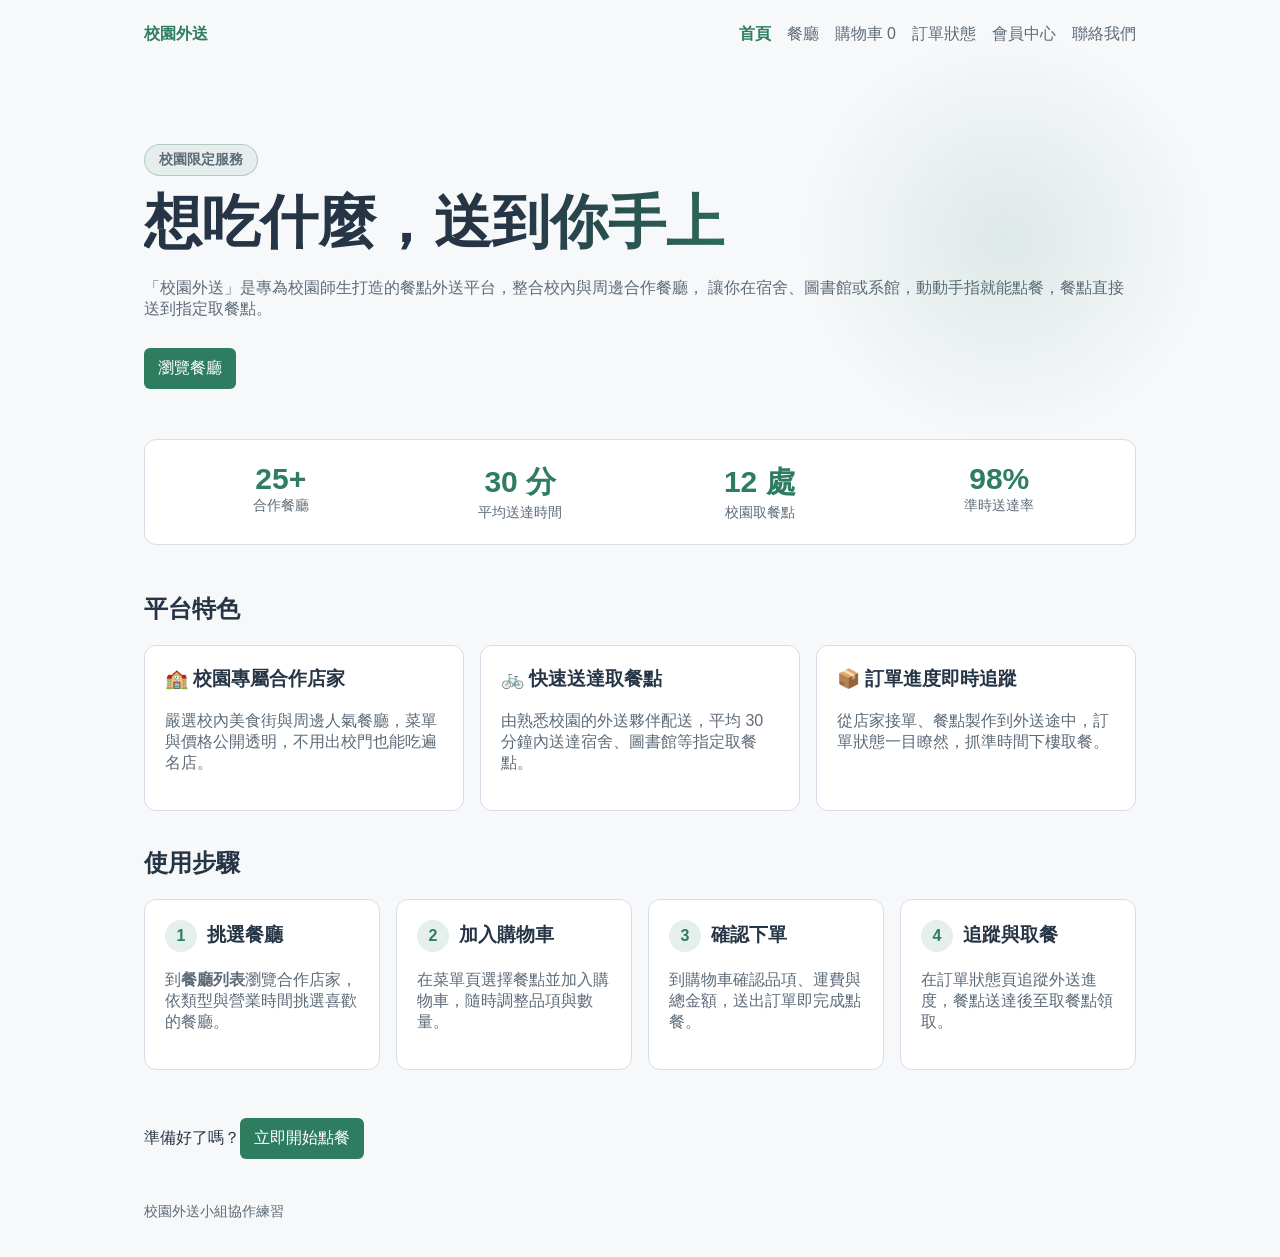
<file: index.html>
<!doctype html>
<html lang="zh-Hant">
  <head>
    <meta charset="UTF-8" />
    <meta name="viewport" content="width=device-width, initial-scale=1.0" />
    <title>校園外送｜首頁</title>
    <link rel="stylesheet" href="css/base.css" />
    <link rel="stylesheet" href="css/home.css" />
  </head>
  <body>
    <header class="site-header">
      <a class="brand" href="index.html">校園外送</a>
      <nav aria-label="主要導覽">
        <a href="index.html" aria-current="page">首頁</a>
        <a href="pages/restaurants.html">餐廳</a>
        <a href="pages/cart.html">購物車 <span data-cart-count>0</span></a>
        <a href="pages/order-status.html">訂單狀態</a>
        <a href="pages/profile.html">會員中心</a>
        <a href="pages/contact.html">聯絡我們</a>
      </nav>
    </header>

    <main class="container">
      <section class="hero" aria-labelledby="page-title">
        <p class="eyebrow">校園限定服務</p>
        <h1 id="page-title">想吃什麼，送到你手上</h1>
        <p>
          「校園外送」是專為校園師生打造的餐點外送平台，整合校內與周邊合作餐廳，
          讓你在宿舍、圖書館或系館，動動手指就能點餐，餐點直接送到指定取餐點。
        </p>
        <a class="button" href="pages/restaurants.html">瀏覽餐廳</a>
      </section>

      <section class="stats reveal" aria-label="平台服務數據">
        <div class="stat">
          <strong data-count-to="25" data-count-suffix="+">0</strong>
          <span>合作餐廳</span>
        </div>
        <div class="stat">
          <strong data-count-to="30" data-count-suffix=" 分">0</strong>
          <span>平均送達時間</span>
        </div>
        <div class="stat">
          <strong data-count-to="12" data-count-suffix=" 處">0</strong>
          <span>校園取餐點</span>
        </div>
        <div class="stat">
          <strong data-count-to="98" data-count-suffix="%">0</strong>
          <span>準時送達率</span>
        </div>
      </section>

      <!-- 成員 1：首頁與平台介紹。 -->
      <section id="home-feature" class="reveal" aria-labelledby="home-feature-title">
        <h2 id="home-feature-title">平台特色</h2>
        <div class="grid">
          <article class="card">
            <h3>🏫 校園專屬合作店家</h3>
            <p class="muted">
              嚴選校內美食街與周邊人氣餐廳，菜單與價格公開透明，不用出校門也能吃遍名店。
            </p>
          </article>
          <article class="card">
            <h3>🚲 快速送達取餐點</h3>
            <p class="muted">
              由熟悉校園的外送夥伴配送，平均 30 分鐘內送達宿舍、圖書館等指定取餐點。
            </p>
          </article>
          <article class="card">
            <h3>📦 訂單進度即時追蹤</h3>
            <p class="muted">
              從店家接單、餐點製作到外送途中，訂單狀態一目瞭然，抓準時間下樓取餐。
            </p>
          </article>
        </div>
      </section>

      <section id="how-it-works" class="reveal" aria-labelledby="how-it-works-title">
        <h2 id="how-it-works-title">使用步驟</h2>
        <div class="grid">
          <article class="card">
            <h3><span class="step-num">1</span>挑選餐廳</h3>
            <p class="muted">
              到<a href="pages/restaurants.html"><strong>餐廳列表</strong></a>瀏覽合作店家，依類型與營業時間挑選喜歡的餐廳。
            </p>
          </article>
          <article class="card">
            <h3><span class="step-num">2</span>加入購物車</h3>
            <p class="muted">
              在菜單頁選擇餐點並加入購物車，隨時調整品項與數量。
            </p>
          </article>
          <article class="card">
            <h3><span class="step-num">3</span>確認下單</h3>
            <p class="muted">
              到購物車確認品項、運費與總金額，送出訂單即完成點餐。
            </p>
          </article>
          <article class="card">
            <h3><span class="step-num">4</span>追蹤與取餐</h3>
            <p class="muted">
              在訂單狀態頁追蹤外送進度，餐點送達後至取餐點領取。
            </p>
          </article>
        </div>
        <p>
          準備好了嗎？<a class="button" href="pages/restaurants.html">立即開始點餐</a>
        </p>
      </section>
    </main>

    <footer>校園外送小組協作練習</footer>
    <script src="js/app.js"></script>
    <script src="js/home.js"></script>
  </body>
</html>
</file>
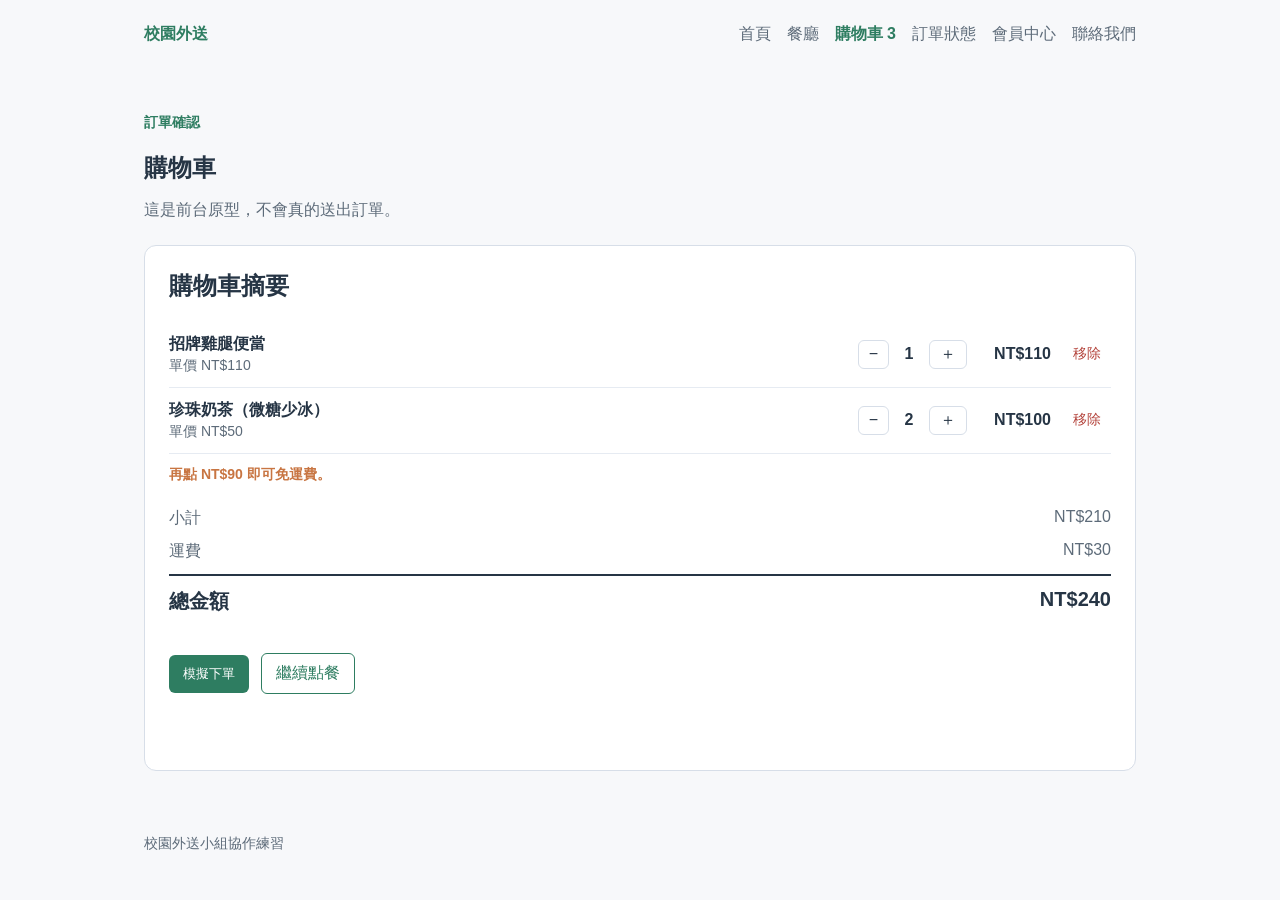
<file: pages/cart.html>
<!doctype html>
<html lang="zh-Hant">
  <head>
    <meta charset="UTF-8" />
    <meta name="viewport" content="width=device-width, initial-scale=1.0" />
    <title>校園外送｜購物車</title>
    <link rel="stylesheet" href="../css/base.css" />
    <link rel="stylesheet" href="../css/cart.css" />
  </head>
  <body>
    <header class="site-header">
      <a class="brand" href="../index.html">校園外送</a>
      <nav aria-label="主要導覽">
        <a href="../index.html">首頁</a>
        <a href="restaurants.html">餐廳</a>
        <a href="cart.html" aria-current="page">購物車 <span data-cart-count>0</span></a>
        <a href="order-status.html">訂單狀態</a>
        <a href="profile.html">會員中心</a>
        <a href="contact.html">聯絡我們</a>
      </nav>
    </header>
    <main class="container">
      <section class="page-heading"><p class="eyebrow">訂單確認</p><h1>購物車</h1><p class="muted">這是前台原型，不會真的送出訂單。</p></section>

      <section class="cart-panel">
        <h2>購物車摘要</h2>

        <ul class="cart-list" id="cart-list">
          <li class="cart-row" data-name="招牌雞腿便當" data-price="110" data-qty="1">
            <div>
              <span class="cart-item-name">招牌雞腿便當</span>
              <p class="cart-item-meta">單價 NT$110</p>
            </div>
            <div class="cart-qty">
              <button type="button" class="qty-btn" data-action="decrease" aria-label="減少數量">−</button>
              <span class="qty-value" aria-live="polite">1</span>
              <button type="button" class="qty-btn" data-action="increase" aria-label="增加數量">＋</button>
            </div>
            <span class="cart-price cart-line-total">NT$110</span>
            <button type="button" class="remove-btn" data-action="remove">移除</button>
          </li>
          <li class="cart-row" data-name="珍珠奶茶（微糖少冰）" data-price="50" data-qty="2">
            <div>
              <span class="cart-item-name">珍珠奶茶（微糖少冰）</span>
              <p class="cart-item-meta">單價 NT$50</p>
            </div>
            <div class="cart-qty">
              <button type="button" class="qty-btn" data-action="decrease" aria-label="減少數量">−</button>
              <span class="qty-value" aria-live="polite">2</span>
              <button type="button" class="qty-btn" data-action="increase" aria-label="增加數量">＋</button>
            </div>
            <span class="cart-price cart-line-total">NT$100</span>
            <button type="button" class="remove-btn" data-action="remove">移除</button>
          </li>
        </ul>

        <p class="cart-empty" id="cart-empty" hidden>
          購物車是空的，快去 <a href="menu.html">菜單頁</a> 加點想吃的吧！
        </p>

        <p class="shipping-hint" id="shipping-hint"></p>

        <div class="cart-summary" id="cart-summary">
          <div><span>小計</span><span class="cart-price" id="subtotal">NT$210</span></div>
          <div><span>運費</span><span class="cart-price" id="shipping">NT$30</span></div>
          <div class="cart-total"><span>總金額</span><span class="cart-price" id="total">NT$240</span></div>
        </div>

        <div class="cart-actions">
          <button type="button" id="mock-order-button">模擬下單</button>
          <a class="button button-secondary" href="menu.html">繼續點餐</a>
          <p class="cart-order-message" id="mock-order-message" role="status"></p>
        </div>
      </section>
    </main>
    <footer>校園外送小組協作練習</footer><script src="../js/app.js"></script>
    <script>
      // 購物車互動：數量加減、移除品項、即時計算金額與滿額免運。
      // 這是前台原型，所有資料都在畫面上，不會真的付款或送出。
      const FREE_SHIPPING_THRESHOLD = 300;
      const SHIPPING_FEE = 30;

      const cartList = document.getElementById("cart-list");
      const orderButton = document.getElementById("mock-order-button");
      const orderMessage = document.getElementById("mock-order-message");

      function formatPrice(amount) {
        return `NT$${amount}`;
      }

      function updateCart() {
        const rows = cartList.querySelectorAll(".cart-row");
        let subtotal = 0;
        let totalQty = 0;

        rows.forEach((row) => {
          const price = Number(row.dataset.price);
          const qty = Number(row.dataset.qty);
          const lineTotal = price * qty;
          subtotal += lineTotal;
          totalQty += qty;
          row.querySelector(".qty-value").textContent = qty;
          row.querySelector(".cart-line-total").textContent = formatPrice(lineTotal);
        });

        const isEmpty = rows.length === 0;
        const shipping = isEmpty || subtotal >= FREE_SHIPPING_THRESHOLD ? 0 : SHIPPING_FEE;

        document.getElementById("subtotal").textContent = formatPrice(subtotal);
        document.getElementById("shipping").textContent = shipping === 0 ? "免運" : formatPrice(shipping);
        document.getElementById("total").textContent = formatPrice(subtotal + shipping);

        const hint = document.getElementById("shipping-hint");
        if (isEmpty) {
          hint.textContent = "";
        } else if (shipping === 0) {
          hint.textContent = "已達 NT$300，本單免運費！";
        } else {
          hint.textContent = `再點 ${formatPrice(FREE_SHIPPING_THRESHOLD - subtotal)} 即可免運費。`;
        }

        document.getElementById("cart-empty").hidden = !isEmpty;
        document.getElementById("cart-summary").hidden = isEmpty;
        orderButton.disabled = isEmpty;

        document.querySelectorAll("[data-cart-count]").forEach((element) => {
          element.textContent = totalQty;
        });
      }

      cartList.addEventListener("click", (event) => {
        const button = event.target.closest("button[data-action]");
        if (!button) return;

        const row = button.closest(".cart-row");
        const qty = Number(row.dataset.qty);
        const action = button.dataset.action;

        if (action === "increase") {
          row.dataset.qty = qty + 1;
        } else if (action === "decrease") {
          if (qty <= 1) return;
          row.dataset.qty = qty - 1;
        } else if (action === "remove") {
          row.remove();
        }

        orderMessage.innerHTML = "";
        updateCart();
      });

      orderButton.addEventListener("click", () => {
        const itemCount = cartList.querySelectorAll(".cart-row").length;
        const total = document.getElementById("total").textContent;
        orderMessage.innerHTML =
          `已送出模擬訂單：共 ${itemCount} 項餐點，總金額 ${total}（此為練習，不會真的付款）。` +
          `前往 <a href="order-status.html">訂單狀態</a> 查看進度 →`;
      });

      updateCart();
    </script>
  </body>
</html>
</file>
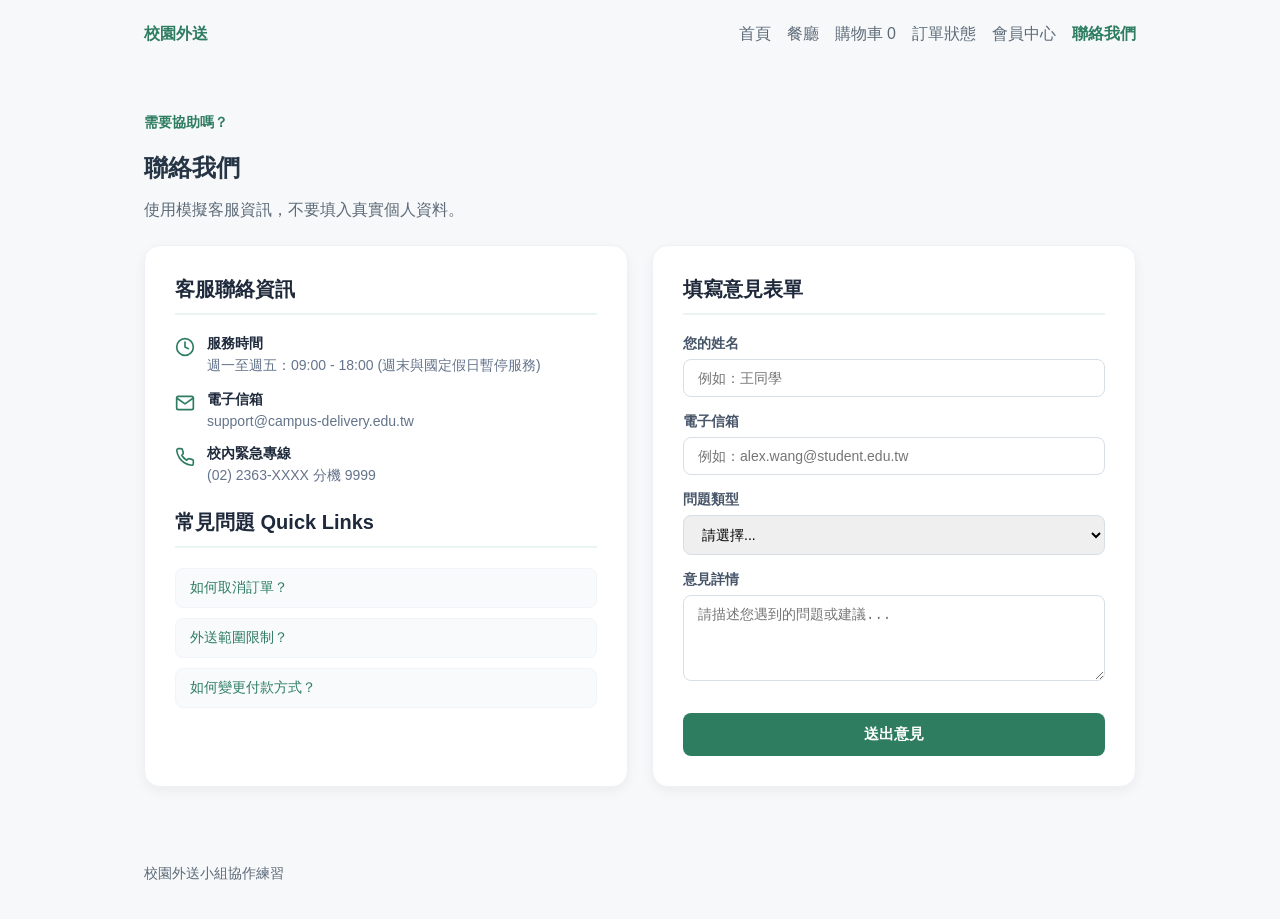
<file: pages/contact.html>
<!doctype html>
<html lang="zh-Hant">
  <head>
    <meta charset="UTF-8" />
    <meta name="viewport" content="width=device-width, initial-scale=1.0" />
    <title>校園外送｜聯絡我們</title>
    <link rel="stylesheet" href="../css/base.css" />
    <style>
      .contact-layout {
        display: grid;
        grid-template-columns: repeat(auto-fit, minmax(300px, 1fr));
        gap: 24px;
        margin-top: 24px;
        margin-bottom: 50px;
      }
      .contact-info-card, .feedback-form-card {
        background: #ffffff;
        border-radius: 16px;
        padding: 30px;
        box-shadow: 0 4px 12px rgba(0, 0, 0, 0.05);
        border: 1px solid #eef2f6;
      }
      .contact-info-card h2, .feedback-form-card h2 {
        margin-top: 0;
        margin-bottom: 20px;
        font-size: 20px;
        color: #1e293b;
        border-bottom: 2px solid #eaf5f1;
        padding-bottom: 10px;
      }
      .info-list {
        list-style: none;
        padding: 0;
        margin: 0 0 24px 0;
      }
      .info-list-item {
        display: flex;
        align-items: flex-start;
        gap: 12px;
        margin-bottom: 16px;
      }
      .info-list-item svg {
        width: 20px;
        height: 20px;
        stroke: #2e7d61;
        fill: none;
        stroke-width: 2;
        margin-top: 2px;
      }
      .info-list-text h4 {
        margin: 0;
        font-size: 14px;
        color: #1e293b;
      }
      .info-list-text p {
        margin: 4px 0 0 0;
        font-size: 14px;
        color: #64748b;
      }
      .faq-list {
        list-style: none;
        padding: 0;
        margin: 0;
      }
      .faq-item {
        margin-bottom: 10px;
      }
      .faq-link {
        display: block;
        padding: 10px 14px;
        background: #f8fafc;
        border-radius: 8px;
        color: #2e7d61;
        font-size: 14px;
        font-weight: 500;
        transition: all 0.2s ease;
        border: 1px solid #f1f5f9;
        text-decoration: none;
      }
      .faq-link:hover {
        background: #eaf5f1;
        transform: translateX(4px);
      }
      .form-group {
        margin-bottom: 16px;
      }
      .form-group label {
        display: block;
        font-size: 14px;
        font-weight: 600;
        color: #475569;
        margin-bottom: 6px;
      }
      .form-control {
        width: 100%;
        padding: 10px 14px;
        border: 1px solid #d7dee8;
        border-radius: 8px;
        font-size: 14px;
        transition: border-color 0.2s ease, box-shadow 0.2s ease;
        outline: none;
        box-sizing: border-box;
      }
      .form-control:focus {
        border-color: #2e7d61;
        box-shadow: 0 0 0 3px rgba(46, 125, 97, 0.1);
      }
      .submit-btn {
        width: 100%;
        background: #2e7d61;
        color: #ffffff;
        padding: 12px;
        border: none;
        border-radius: 8px;
        font-weight: 600;
        font-size: 15px;
        cursor: pointer;
        transition: all 0.2s ease, transform 0.1s ease;
      }
      .submit-btn:hover {
        background: #24634c;
      }
      .submit-btn:active {
        transform: scale(0.98);
      }
      .success-alert {
        display: none;
        background: #eaf5f1;
        border: 1px solid #a7d5c4;
        color: #1e523f;
        padding: 16px;
        border-radius: 8px;
        margin-bottom: 20px;
        font-size: 14px;
        font-weight: 500;
      }
    </style>
  </head>
  <body>
    <header class="site-header">
      <a class="brand" href="../index.html">校園外送</a>
      <nav aria-label="主要導覽">
        <a href="../index.html">首頁</a>
        <a href="restaurants.html">餐廳</a>
        <a href="cart.html">購物車 <span data-cart-count>0</span></a>
        <a href="order-status.html">訂單狀態</a>
        <a href="profile.html">會員中心</a>
        <a href="contact.html" aria-current="page">聯絡我們</a>
      </nav>
    </header>
    <main class="container">
      <section class="page-heading"><p class="eyebrow">需要協助嗎？</p><h1>聯絡我們</h1><p class="muted">使用模擬客服資訊，不要填入真實個人資料。</p></section>
      <!-- 成員 6：完成聯絡資訊或一個不送出的意見表單。 -->
      <div class="contact-layout">
        <!-- 客服資訊 -->
        <section class="contact-info-card">
          <h2>客服聯絡資訊</h2>
          <ul class="info-list">
            <li class="info-list-item">
              <svg viewBox="0 0 24 24" stroke-linecap="round" stroke-linejoin="round"><circle cx="12" cy="12" r="10"></circle><polyline points="12 6 12 12 16 14"></polyline></svg>
              <div class="info-list-text">
                <h4>服務時間</h4>
                <p>週一至週五：09:00 - 18:00 (週末與國定假日暫停服務)</p>
              </div>
            </li>
            <li class="info-list-item">
              <svg viewBox="0 0 24 24" stroke-linecap="round" stroke-linejoin="round"><path d="M4 4h16c1.1 0 2 .9 2 2v12c0 1.1-.9 2-2 2H4c-1.1 0-2-.9-2-2V6c0-1.1.9-2 2-2z"></path><polyline points="22,6 12,13 2,6"></polyline></svg>
              <div class="info-list-text">
                <h4>電子信箱</h4>
                <p>support@campus-delivery.edu.tw</p>
              </div>
            </li>
            <li class="info-list-item">
              <svg viewBox="0 0 24 24" stroke-linecap="round" stroke-linejoin="round"><path d="M22 16.92v3a2 2 0 0 1-2.18 2 19.79 19.79 0 0 1-8.63-3.07 19.5 19.5 0 0 1-6-6 19.79 19.79 0 0 1-3.07-8.67A2 2 0 0 1 4.11 2h3a2 2 0 0 1 2 1.72 12.84 12.84 0 0 0 .7 2.81 2 2 0 0 1-.45 2.11L8.09 9.91a16 16 0 0 0 6 6l1.27-1.27a2 2 0 0 1 2.11-.45 12.84 12.84 0 0 0 2.81.7A2 2 0 0 1 22 16.92z"></path></svg>
              <div class="info-list-text">
                <h4>校內緊急專線</h4>
                <p>(02) 2363-XXXX 分機 9999</p>
              </div>
            </li>
          </ul>

          <h2>常見問題 Quick Links</h2>
          <ul class="faq-list">
            <li class="faq-item"><a class="faq-link" href="#" onclick="alert('如何取消訂單？\n\n若店家尚未接單，您可以至訂單詳情點擊取消。若已接單，請聯繫客服處理。')">如何取消訂單？</a></li>
            <li class="faq-item"><a class="faq-link" href="#" onclick="alert('外送範圍限制？\n\n目前僅提供校園內外送，送餐點包含所有教學大樓、宿舍區及校園廣場。')">外送範圍限制？</a></li>
            <li class="faq-item"><a class="faq-link" href="#" onclick="alert('如何變更付款方式？\n\n在購物車結帳前，您可以在付款方式欄位切換為您已綁定的其他付款工具。')">如何變更付款方式？</a></li>
          </ul>
        </section>

        <!-- 意見反饋表單 -->
        <section class="feedback-form-card">
          <h2>填寫意見表單</h2>
          <div id="successAlert" class="success-alert">
            ✓ 您的寶貴意見已成功送出！我們會盡快處理您的反饋。
          </div>
          <form id="feedbackForm">
            <div class="form-group">
              <label for="userName">您的姓名</label>
              <input type="text" id="userName" class="form-control" placeholder="例如：王同學" required>
            </div>
            <div class="form-group">
              <label for="userEmail">電子信箱</label>
              <input type="email" id="userEmail" class="form-control" placeholder="例如：alex.wang@student.edu.tw" required>
            </div>
            <div class="form-group">
              <label for="feedbackType">問題類型</label>
              <select id="feedbackType" class="form-control" required>
                <option value="">請選擇...</option>
                <option value="delivery">外送問題</option>
                <option value="restaurant">商家/餐點問題</option>
                <option value="system">系統異常</option>
                <option value="other">其他建議</option>
              </select>
            </div>
            <div class="form-group">
              <label for="feedbackMessage">意見詳情</label>
              <textarea id="feedbackMessage" class="form-control" rows="4" placeholder="請描述您遇到的問題或建議..." required></textarea>
            </div>
            <button type="submit" class="submit-btn">送出意見</button>
          </form>
        </section>
      </div>

      <script>
        document.addEventListener('DOMContentLoaded', function() {
          const form = document.getElementById('feedbackForm');
          const alertBox = document.getElementById('successAlert');
          if (form && alertBox) {
            form.addEventListener('submit', function(e) {
              e.preventDefault();
              alertBox.style.display = 'block';
              form.reset();
              alertBox.scrollIntoView({ behavior: 'smooth', block: 'center' });
              setTimeout(function() {
                alertBox.style.display = 'none';
              }, 5000);
            });
          }
        });
      </script>
    </main>
    <footer>校園外送小組協作練習</footer><script src="../js/app.js"></script>
  </body>
</html>
</file>
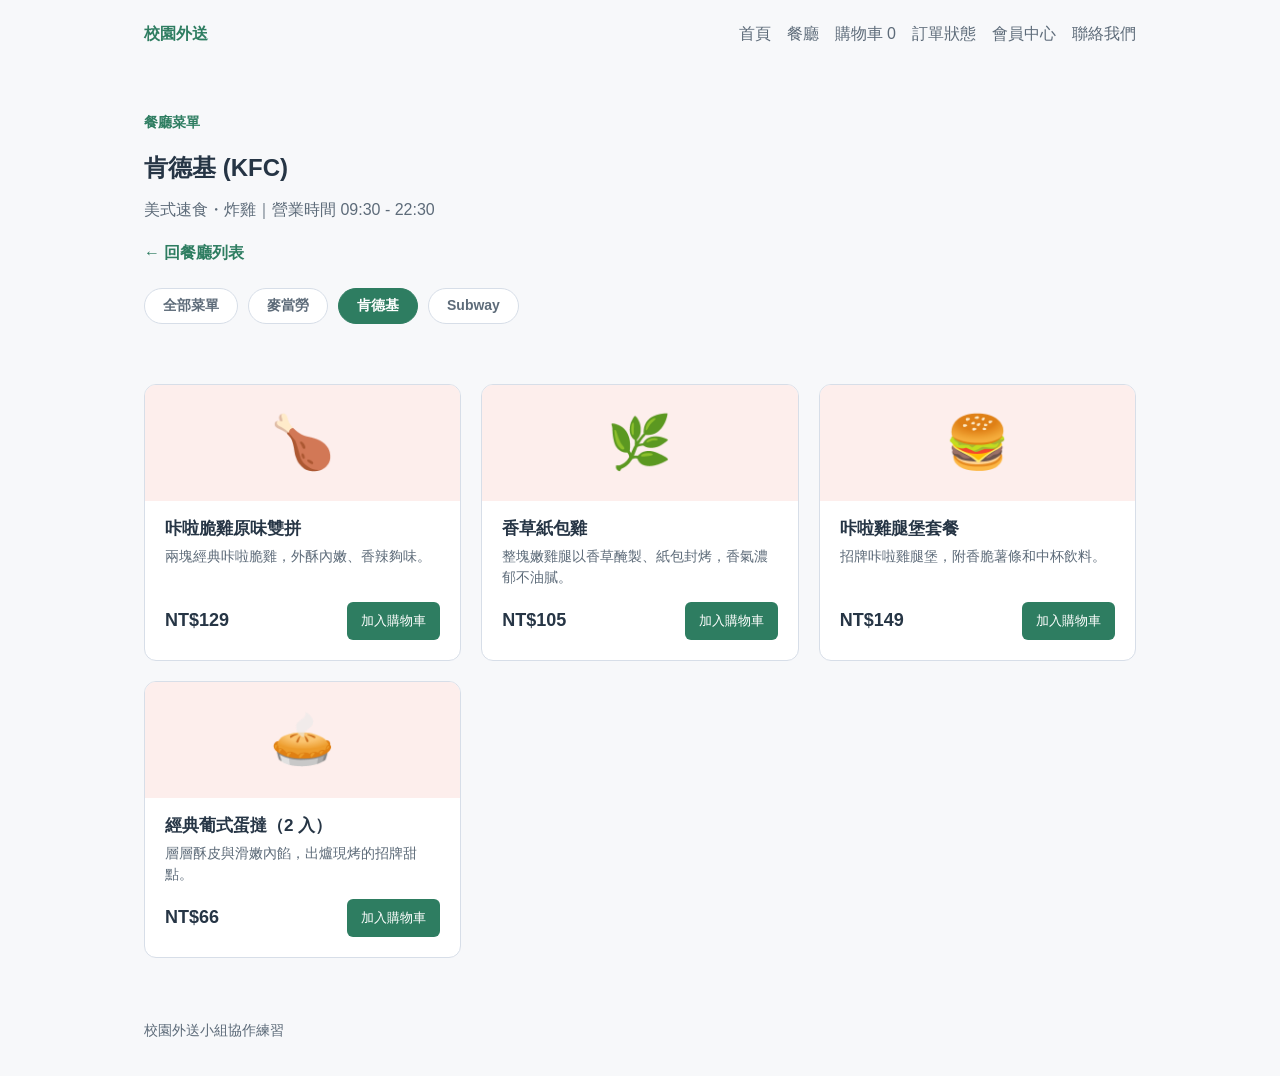
<file: pages/kfc.html>
<!doctype html>
<html lang="zh-Hant">
  <head>
    <meta charset="UTF-8" />
    <meta name="viewport" content="width=device-width, initial-scale=1.0" />
    <title>校園外送｜肯德基菜單</title>
    <link rel="stylesheet" href="../css/base.css" />
    <link rel="stylesheet" href="../css/menu.css" />
  </head>
  <body>
    <header class="site-header">
      <a class="brand" href="../index.html">校園外送</a>
      <nav aria-label="主要導覽">
        <a href="../index.html">首頁</a>
        <a href="restaurants.html">餐廳</a>
        <a href="cart.html">購物車 <span data-cart-count>0</span></a>
        <a href="order-status.html">訂單狀態</a>
        <a href="profile.html">會員中心</a>
        <a href="contact.html">聯絡我們</a>
      </nav>
    </header>
    <main class="container">
      <section class="page-heading">
        <p class="eyebrow">餐廳菜單</p>
        <h1>肯德基 (KFC)</h1>
        <p class="muted">美式速食・炸雞｜營業時間 09:30 - 22:30</p>
        <a class="back-link" href="restaurants.html">← 回餐廳列表</a>
      </section>

      <nav class="menu-tabs" aria-label="切換餐廳菜單">
        <a class="menu-tab" href="menu.html">全部菜單</a>
        <a class="menu-tab" href="mcdonalds.html">麥當勞</a>
        <a class="menu-tab active" href="kfc.html" aria-current="page">肯德基</a>
        <a class="menu-tab" href="subway.html">Subway</a>
      </nav>

      <p class="status-message" data-status-message aria-live="polite"></p>

      <section class="menu-grid" aria-label="肯德基餐點列表">
        <article class="menu-card">
          <div class="menu-card-visual visual-kfc" aria-hidden="true">🍗</div>
          <div class="menu-card-body">
            <h3>咔啦脆雞原味雙拼</h3>
            <p>兩塊經典咔啦脆雞，外酥內嫩、香辣夠味。</p>
            <div class="menu-card-footer">
              <span class="menu-price">NT$129</span>
              <button type="button" data-add-to-cart="咔啦脆雞原味雙拼">加入購物車</button>
            </div>
          </div>
        </article>
        <article class="menu-card">
          <div class="menu-card-visual visual-kfc" aria-hidden="true">🌿</div>
          <div class="menu-card-body">
            <h3>香草紙包雞</h3>
            <p>整塊嫩雞腿以香草醃製、紙包封烤，香氣濃郁不油膩。</p>
            <div class="menu-card-footer">
              <span class="menu-price">NT$105</span>
              <button type="button" data-add-to-cart="香草紙包雞">加入購物車</button>
            </div>
          </div>
        </article>
        <article class="menu-card">
          <div class="menu-card-visual visual-kfc" aria-hidden="true">🍔</div>
          <div class="menu-card-body">
            <h3>咔啦雞腿堡套餐</h3>
            <p>招牌咔啦雞腿堡，附香脆薯條和中杯飲料。</p>
            <div class="menu-card-footer">
              <span class="menu-price">NT$149</span>
              <button type="button" data-add-to-cart="咔啦雞腿堡套餐">加入購物車</button>
            </div>
          </div>
        </article>
        <article class="menu-card">
          <div class="menu-card-visual visual-kfc" aria-hidden="true">🥧</div>
          <div class="menu-card-body">
            <h3>經典葡式蛋撻（2 入）</h3>
            <p>層層酥皮與滑嫩內餡，出爐現烤的招牌甜點。</p>
            <div class="menu-card-footer">
              <span class="menu-price">NT$66</span>
              <button type="button" data-add-to-cart="經典葡式蛋撻（2 入）">加入購物車</button>
            </div>
          </div>
        </article>
      </section>
    </main>
    <footer>校園外送小組協作練習</footer><script src="../js/app.js"></script>
  </body>
</html>
</file>
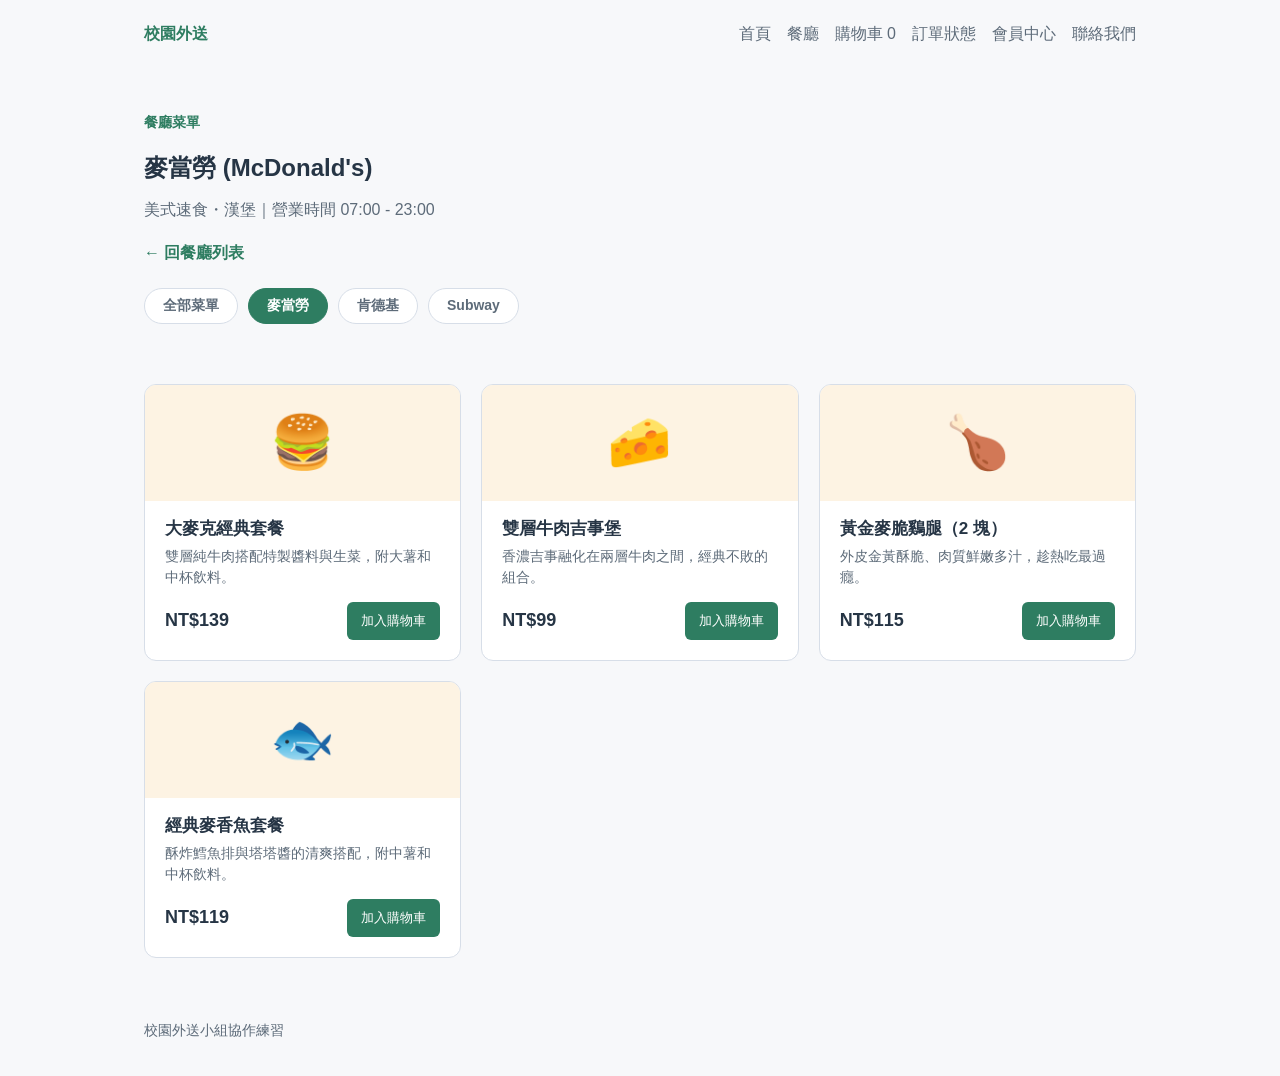
<file: pages/mcdonalds.html>
<!doctype html>
<html lang="zh-Hant">
  <head>
    <meta charset="UTF-8" />
    <meta name="viewport" content="width=device-width, initial-scale=1.0" />
    <title>校園外送｜麥當勞菜單</title>
    <link rel="stylesheet" href="../css/base.css" />
    <link rel="stylesheet" href="../css/menu.css" />
  </head>
  <body>
    <header class="site-header">
      <a class="brand" href="../index.html">校園外送</a>
      <nav aria-label="主要導覽">
        <a href="../index.html">首頁</a>
        <a href="restaurants.html">餐廳</a>
        <a href="cart.html">購物車 <span data-cart-count>0</span></a>
        <a href="order-status.html">訂單狀態</a>
        <a href="profile.html">會員中心</a>
        <a href="contact.html">聯絡我們</a>
      </nav>
    </header>
    <main class="container">
      <section class="page-heading">
        <p class="eyebrow">餐廳菜單</p>
        <h1>麥當勞 (McDonald's)</h1>
        <p class="muted">美式速食・漢堡｜營業時間 07:00 - 23:00</p>
        <a class="back-link" href="restaurants.html">← 回餐廳列表</a>
      </section>

      <nav class="menu-tabs" aria-label="切換餐廳菜單">
        <a class="menu-tab" href="menu.html">全部菜單</a>
        <a class="menu-tab active" href="mcdonalds.html" aria-current="page">麥當勞</a>
        <a class="menu-tab" href="kfc.html">肯德基</a>
        <a class="menu-tab" href="subway.html">Subway</a>
      </nav>

      <p class="status-message" data-status-message aria-live="polite"></p>

      <section class="menu-grid" aria-label="麥當勞餐點列表">
        <article class="menu-card">
          <div class="menu-card-visual visual-mcd" aria-hidden="true">🍔</div>
          <div class="menu-card-body">
            <h3>大麥克經典套餐</h3>
            <p>雙層純牛肉搭配特製醬料與生菜，附大薯和中杯飲料。</p>
            <div class="menu-card-footer">
              <span class="menu-price">NT$139</span>
              <button type="button" data-add-to-cart="大麥克經典套餐">加入購物車</button>
            </div>
          </div>
        </article>
        <article class="menu-card">
          <div class="menu-card-visual visual-mcd" aria-hidden="true">🧀</div>
          <div class="menu-card-body">
            <h3>雙層牛肉吉事堡</h3>
            <p>香濃吉事融化在兩層牛肉之間，經典不敗的組合。</p>
            <div class="menu-card-footer">
              <span class="menu-price">NT$99</span>
              <button type="button" data-add-to-cart="雙層牛肉吉事堡">加入購物車</button>
            </div>
          </div>
        </article>
        <article class="menu-card">
          <div class="menu-card-visual visual-mcd" aria-hidden="true">🍗</div>
          <div class="menu-card-body">
            <h3>黃金麥脆鷄腿（2 塊）</h3>
            <p>外皮金黃酥脆、肉質鮮嫩多汁，趁熱吃最過癮。</p>
            <div class="menu-card-footer">
              <span class="menu-price">NT$115</span>
              <button type="button" data-add-to-cart="黃金麥脆鷄腿（2 塊）">加入購物車</button>
            </div>
          </div>
        </article>
        <article class="menu-card">
          <div class="menu-card-visual visual-mcd" aria-hidden="true">🐟</div>
          <div class="menu-card-body">
            <h3>經典麥香魚套餐</h3>
            <p>酥炸鱈魚排與塔塔醬的清爽搭配，附中薯和中杯飲料。</p>
            <div class="menu-card-footer">
              <span class="menu-price">NT$119</span>
              <button type="button" data-add-to-cart="經典麥香魚套餐">加入購物車</button>
            </div>
          </div>
        </article>
      </section>
    </main>
    <footer>校園外送小組協作練習</footer><script src="../js/app.js"></script>
  </body>
</html>
</file>
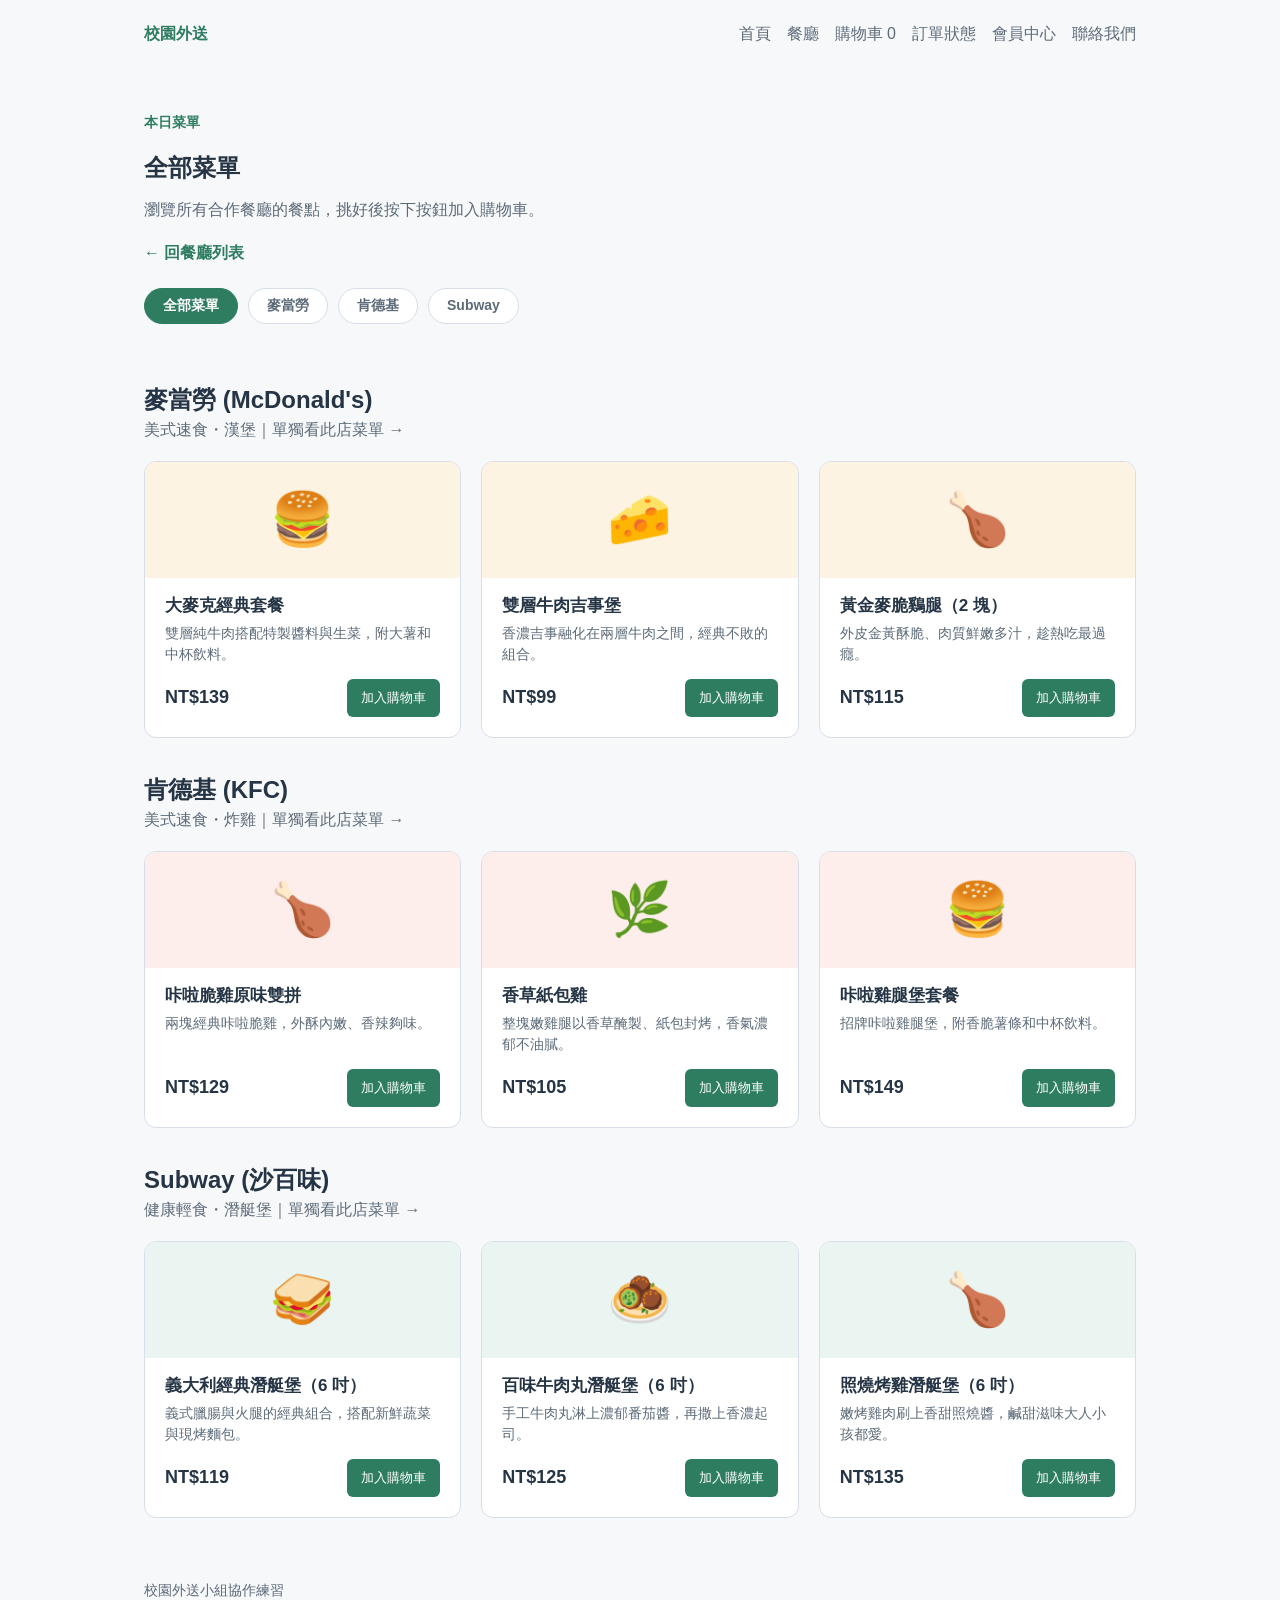
<file: pages/menu.html>
<!doctype html>
<html lang="zh-Hant">
  <head>
    <meta charset="UTF-8" />
    <meta name="viewport" content="width=device-width, initial-scale=1.0" />
    <title>校園外送｜全部菜單</title>
    <link rel="stylesheet" href="../css/base.css" />
    <link rel="stylesheet" href="../css/menu.css" />
  </head>
  <body>
    <header class="site-header">
      <a class="brand" href="../index.html">校園外送</a>
      <nav aria-label="主要導覽">
        <a href="../index.html">首頁</a>
        <a href="restaurants.html">餐廳</a>
        <a href="cart.html">購物車 <span data-cart-count>0</span></a>
        <a href="order-status.html">訂單狀態</a>
        <a href="profile.html">會員中心</a>
        <a href="contact.html">聯絡我們</a>
      </nav>
    </header>
    <main class="container">
      <section class="page-heading">
        <p class="eyebrow">本日菜單</p>
        <h1>全部菜單</h1>
        <p class="muted">瀏覽所有合作餐廳的餐點，挑好後按下按鈕加入購物車。</p>
        <a class="back-link" href="restaurants.html">← 回餐廳列表</a>
      </section>

      <nav class="menu-tabs" aria-label="切換餐廳菜單">
        <a class="menu-tab active" href="menu.html" aria-current="page">全部菜單</a>
        <a class="menu-tab" href="mcdonalds.html">麥當勞</a>
        <a class="menu-tab" href="kfc.html">肯德基</a>
        <a class="menu-tab" href="subway.html">Subway</a>
      </nav>

      <p class="status-message" data-status-message aria-live="polite"></p>

      <section class="store-section" aria-labelledby="store-mcd">
        <h2 id="store-mcd">麥當勞 (McDonald's)</h2>
        <p class="muted">美式速食・漢堡｜<a href="mcdonalds.html">單獨看此店菜單 →</a></p>
        <div class="menu-grid">
          <article class="menu-card">
            <div class="menu-card-visual visual-mcd" aria-hidden="true">🍔</div>
            <div class="menu-card-body">
              <h3>大麥克經典套餐</h3>
              <p>雙層純牛肉搭配特製醬料與生菜，附大薯和中杯飲料。</p>
              <div class="menu-card-footer">
                <span class="menu-price">NT$139</span>
                <button type="button" data-add-to-cart="大麥克經典套餐">加入購物車</button>
              </div>
            </div>
          </article>
          <article class="menu-card">
            <div class="menu-card-visual visual-mcd" aria-hidden="true">🧀</div>
            <div class="menu-card-body">
              <h3>雙層牛肉吉事堡</h3>
              <p>香濃吉事融化在兩層牛肉之間，經典不敗的組合。</p>
              <div class="menu-card-footer">
                <span class="menu-price">NT$99</span>
                <button type="button" data-add-to-cart="雙層牛肉吉事堡">加入購物車</button>
              </div>
            </div>
          </article>
          <article class="menu-card">
            <div class="menu-card-visual visual-mcd" aria-hidden="true">🍗</div>
            <div class="menu-card-body">
              <h3>黃金麥脆鷄腿（2 塊）</h3>
              <p>外皮金黃酥脆、肉質鮮嫩多汁，趁熱吃最過癮。</p>
              <div class="menu-card-footer">
                <span class="menu-price">NT$115</span>
                <button type="button" data-add-to-cart="黃金麥脆鷄腿（2 塊）">加入購物車</button>
              </div>
            </div>
          </article>
        </div>
      </section>

      <section class="store-section" aria-labelledby="store-kfc">
        <h2 id="store-kfc">肯德基 (KFC)</h2>
        <p class="muted">美式速食・炸雞｜<a href="kfc.html">單獨看此店菜單 →</a></p>
        <div class="menu-grid">
          <article class="menu-card">
            <div class="menu-card-visual visual-kfc" aria-hidden="true">🍗</div>
            <div class="menu-card-body">
              <h3>咔啦脆雞原味雙拼</h3>
              <p>兩塊經典咔啦脆雞，外酥內嫩、香辣夠味。</p>
              <div class="menu-card-footer">
                <span class="menu-price">NT$129</span>
                <button type="button" data-add-to-cart="咔啦脆雞原味雙拼">加入購物車</button>
              </div>
            </div>
          </article>
          <article class="menu-card">
            <div class="menu-card-visual visual-kfc" aria-hidden="true">🌿</div>
            <div class="menu-card-body">
              <h3>香草紙包雞</h3>
              <p>整塊嫩雞腿以香草醃製、紙包封烤，香氣濃郁不油膩。</p>
              <div class="menu-card-footer">
                <span class="menu-price">NT$105</span>
                <button type="button" data-add-to-cart="香草紙包雞">加入購物車</button>
              </div>
            </div>
          </article>
          <article class="menu-card">
            <div class="menu-card-visual visual-kfc" aria-hidden="true">🍔</div>
            <div class="menu-card-body">
              <h3>咔啦雞腿堡套餐</h3>
              <p>招牌咔啦雞腿堡，附香脆薯條和中杯飲料。</p>
              <div class="menu-card-footer">
                <span class="menu-price">NT$149</span>
                <button type="button" data-add-to-cart="咔啦雞腿堡套餐">加入購物車</button>
              </div>
            </div>
          </article>
        </div>
      </section>

      <section class="store-section" aria-labelledby="store-subway">
        <h2 id="store-subway">Subway (沙百味)</h2>
        <p class="muted">健康輕食・潛艇堡｜<a href="subway.html">單獨看此店菜單 →</a></p>
        <div class="menu-grid">
          <article class="menu-card">
            <div class="menu-card-visual visual-subway" aria-hidden="true">🥪</div>
            <div class="menu-card-body">
              <h3>義大利經典潛艇堡（6 吋）</h3>
              <p>義式臘腸與火腿的經典組合，搭配新鮮蔬菜與現烤麵包。</p>
              <div class="menu-card-footer">
                <span class="menu-price">NT$119</span>
                <button type="button" data-add-to-cart="義大利經典潛艇堡（6 吋）">加入購物車</button>
              </div>
            </div>
          </article>
          <article class="menu-card">
            <div class="menu-card-visual visual-subway" aria-hidden="true">🧆</div>
            <div class="menu-card-body">
              <h3>百味牛肉丸潛艇堡（6 吋）</h3>
              <p>手工牛肉丸淋上濃郁番茄醬，再撒上香濃起司。</p>
              <div class="menu-card-footer">
                <span class="menu-price">NT$125</span>
                <button type="button" data-add-to-cart="百味牛肉丸潛艇堡（6 吋）">加入購物車</button>
              </div>
            </div>
          </article>
          <article class="menu-card">
            <div class="menu-card-visual visual-subway" aria-hidden="true">🍗</div>
            <div class="menu-card-body">
              <h3>照燒烤雞潛艇堡（6 吋）</h3>
              <p>嫩烤雞肉刷上香甜照燒醬，鹹甜滋味大人小孩都愛。</p>
              <div class="menu-card-footer">
                <span class="menu-price">NT$135</span>
                <button type="button" data-add-to-cart="照燒烤雞潛艇堡（6 吋）">加入購物車</button>
              </div>
            </div>
          </article>
        </div>
      </section>
    </main>
    <footer>校園外送小組協作練習</footer><script src="../js/app.js"></script>
  </body>
</html>
</file>
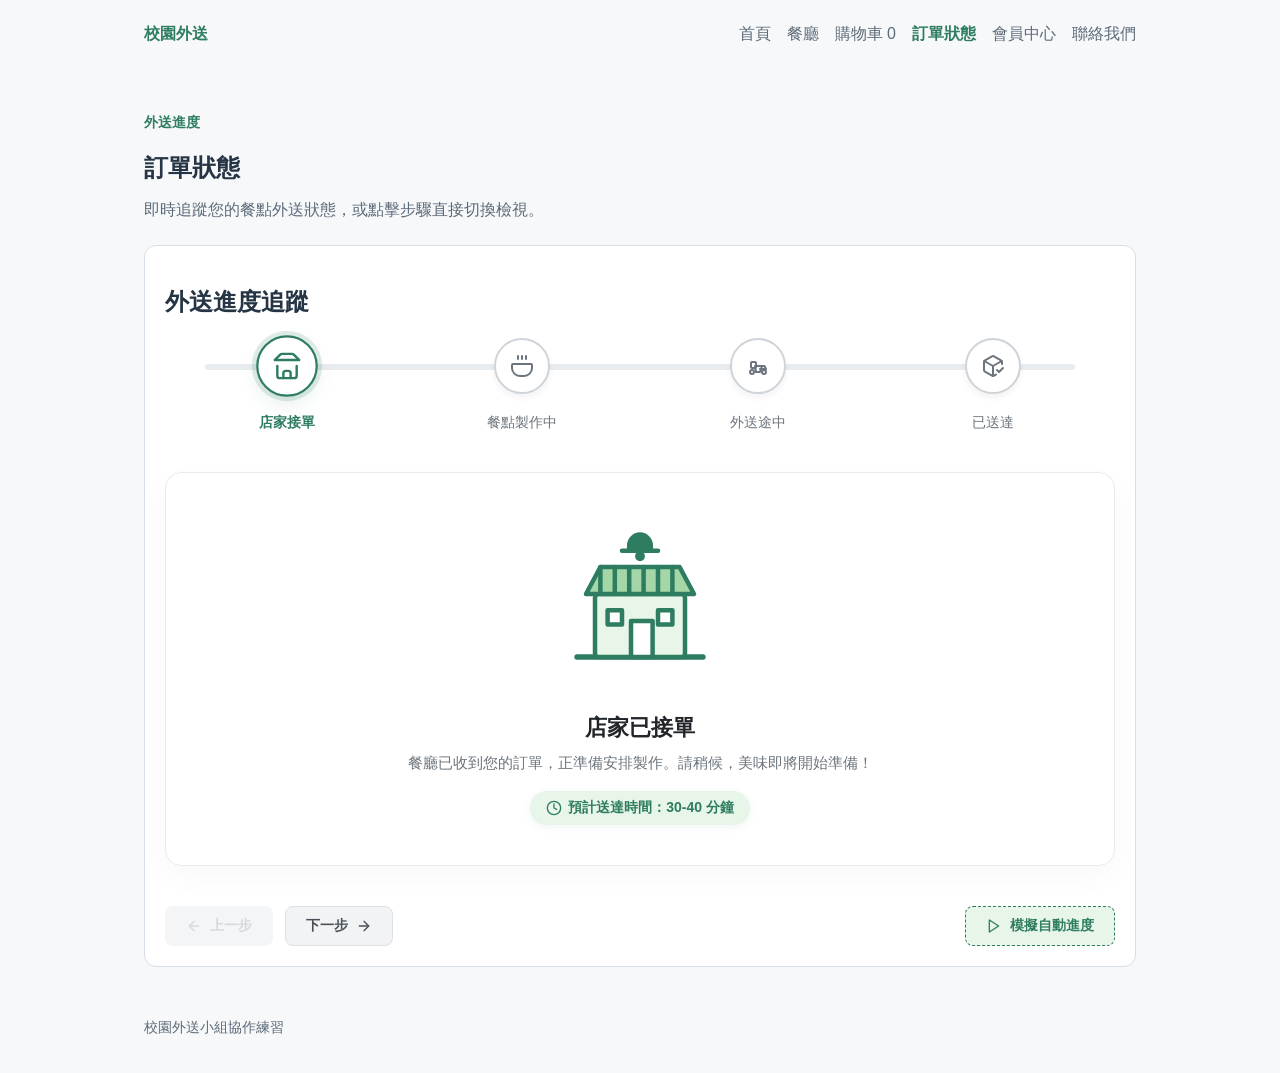
<file: pages/order-status.html>
<!doctype html>
<html lang="zh-Hant">
  <head>
    <meta charset="UTF-8" />
    <meta name="viewport" content="width=device-width, initial-scale=1.0" />
    <title>校園外送｜訂單狀態</title>
    <!-- CSS References -->
    <link rel="stylesheet" href="../css/base.css" />
    <link rel="stylesheet" href="../css/order-status.css" />
  </head>
  <body>
    <header class="site-header">
      <a class="brand" href="../index.html">校園外送</a>
      <nav aria-label="主要導覽">
        <a href="../index.html">首頁</a>
        <a href="restaurants.html">餐廳</a>
        <a href="cart.html">購物車 <span data-cart-count>0</span></a>
        <a href="order-status.html" aria-current="page">訂單狀態</a>
        <a href="profile.html">會員中心</a>
        <a href="contact.html">聯絡我們</a>
      </nav>
    </header>

    <main class="container">
      <section class="page-heading">
        <p class="eyebrow">外送進度</p>
        <h1>訂單狀態</h1>
        <p class="muted">即時追蹤您的餐點外送狀態，或點擊步驟直接切換檢視。</p>
      </section>

      <!-- Progress Tracker Wrapper -->
      <section class="card order-progress-container">
        <h2>外送進度追蹤</h2>

        <!-- Horizontal Stepper -->
        <div class="order-progress" aria-label="訂單進度步驟">
          <div class="progress-track" aria-hidden="true">
            <div class="progress-fill" data-progress-fill></div>
          </div>

          <ul class="progress-steps" role="list">
            <li class="step" data-step="0" role="button" aria-label="步驟一：店家接單" tabindex="0">
              <div class="step-icon">
                <!-- Shop/Store Icon -->
                <svg viewBox="0 0 24 24" fill="none" stroke="currentColor" stroke-linecap="round" stroke-linejoin="round">
                  <path d="m2 7 4.41-4.41A2 2 0 0 1 7.83 2h8.34a2 2 0 0 1 1.42.59L22 7"></path>
                  <path d="M4 12v8a2 2 0 0 0 2 2h12a2 2 0 0 0 2-2v-8"></path>
                  <path d="M15 22v-4a2 2 0 0 0-2-2h-2a2 2 0 0 0-2 2v4"></path>
                  <path d="M2 7h20"></path>
                </svg>
              </div>
              <div class="step-label">店家接單</div>
            </li>
            <li class="step" data-step="1" role="button" aria-label="步驟二：餐點製作中" tabindex="0">
              <div class="step-icon">
                <!-- Kitchen Cook/Hot Bowl Icon -->
                <svg viewBox="0 0 24 24" fill="none" stroke="currentColor" stroke-linecap="round" stroke-linejoin="round">
                  <path d="M12 2v3m4-3v3M8 2v3"></path>
                  <path d="M3 10h18a1 1 0 0 1 1 1v3a8 8 0 0 1-8 8H10a8 8 0 0 1-8-8v-3a1 1 0 0 1 1-1z"></path>
                </svg>
              </div>
              <div class="step-label">餐點製作中</div>
            </li>
            <li class="step" data-step="2" role="button" aria-label="步驟三：外送途中" tabindex="0">
              <div class="step-icon">
                <!-- Scooter Delivery Icon -->
                <svg viewBox="0 0 24 24" fill="none" stroke="currentColor" stroke-linecap="round" stroke-linejoin="round">
                  <circle cx="6" cy="18" r="2"></circle>
                  <circle cx="18" cy="18" r="2"></circle>
                  <path d="M10 18h4l2-6h-7z"></path>
                  <path d="M16 12h2.5l1.5 3H14"></path>
                  <rect x="5" y="8" width="5" height="6" rx="1"></rect>
                </svg>
              </div>
              <div class="step-label">外送途中</div>
            </li>
            <li class="step" data-step="3" role="button" aria-label="步驟四：已送達" tabindex="0">
              <div class="step-icon">
                <!-- Package Check/Delivered Icon -->
                <svg viewBox="0 0 24 24" fill="none" stroke="currentColor" stroke-linecap="round" stroke-linejoin="round">
                  <path d="m16 16 2 2 4-4"></path>
                  <path d="M21 10V8a2 2 0 0 0-1-1.73l-7-4a2 2 0 0 0-2 0l-7 4A2 2 0 0 0 3 8v8a2 2 0 0 0 1 1.73l7 4a2 2 0 0 0 2 0l2-1.14"></path>
                  <path d="M12 22V12"></path>
                  <path d="m12 12 8.73-5M12 12 3.27 7"></path>
                </svg>
              </div>
              <div class="step-label">已送達</div>
            </li>
          </ul>
        </div>

        <!-- Visual Stage Area -->
        <div class="status-visual-stage" id="status-visual-stage">
          <!-- Dynamically populated by JS -->
        </div>

        <!-- Accessibility Announcement Area -->
        <div id="status-live-region" class="visually-hidden" aria-live="polite"></div>

        <!-- Controls Card -->
        <div class="controls-card" aria-hidden="false">
          <div class="btn-group">
            <button class="status-btn status-btn-secondary" id="prev-step" aria-label="返回上一個進度">
              <svg width="16" height="16" viewBox="0 0 24 24" fill="none" stroke="currentColor" stroke-width="2" stroke-linecap="round" stroke-linejoin="round"><line x1="19" y1="12" x2="5" y2="12"></line><polyline points="12 19 5 12 12 5"></polyline></svg>
              上一步
            </button>
            <button class="status-btn status-btn-secondary" id="next-step" aria-label="進至下一個進度">
              下一步
              <svg width="16" height="16" viewBox="0 0 24 24" fill="none" stroke="currentColor" stroke-width="2" stroke-linecap="round" stroke-linejoin="round"><line x1="5" y1="12" x2="19" y2="12"></line><polyline points="12 5 19 12 12 19"></polyline></svg>
            </button>
          </div>
          <button class="status-btn status-btn-accent" id="simulate" aria-label="開始自動外送進度模擬">
            <svg width="16" height="16" viewBox="0 0 24 24" fill="none" stroke="currentColor" stroke-width="2" stroke-linecap="round" stroke-linejoin="round"><polygon points="5 3 19 12 5 21 5 3"></polygon></svg>
            模擬自動進度
          </button>
        </div>
      </section>
    </main>

    <footer>校園外送小組協作練習</footer>

    <!-- Scripts -->
    <script src="../js/app.js"></script>
    <script src="../js/order-status.js"></script>
  </body>
</html>
</file>
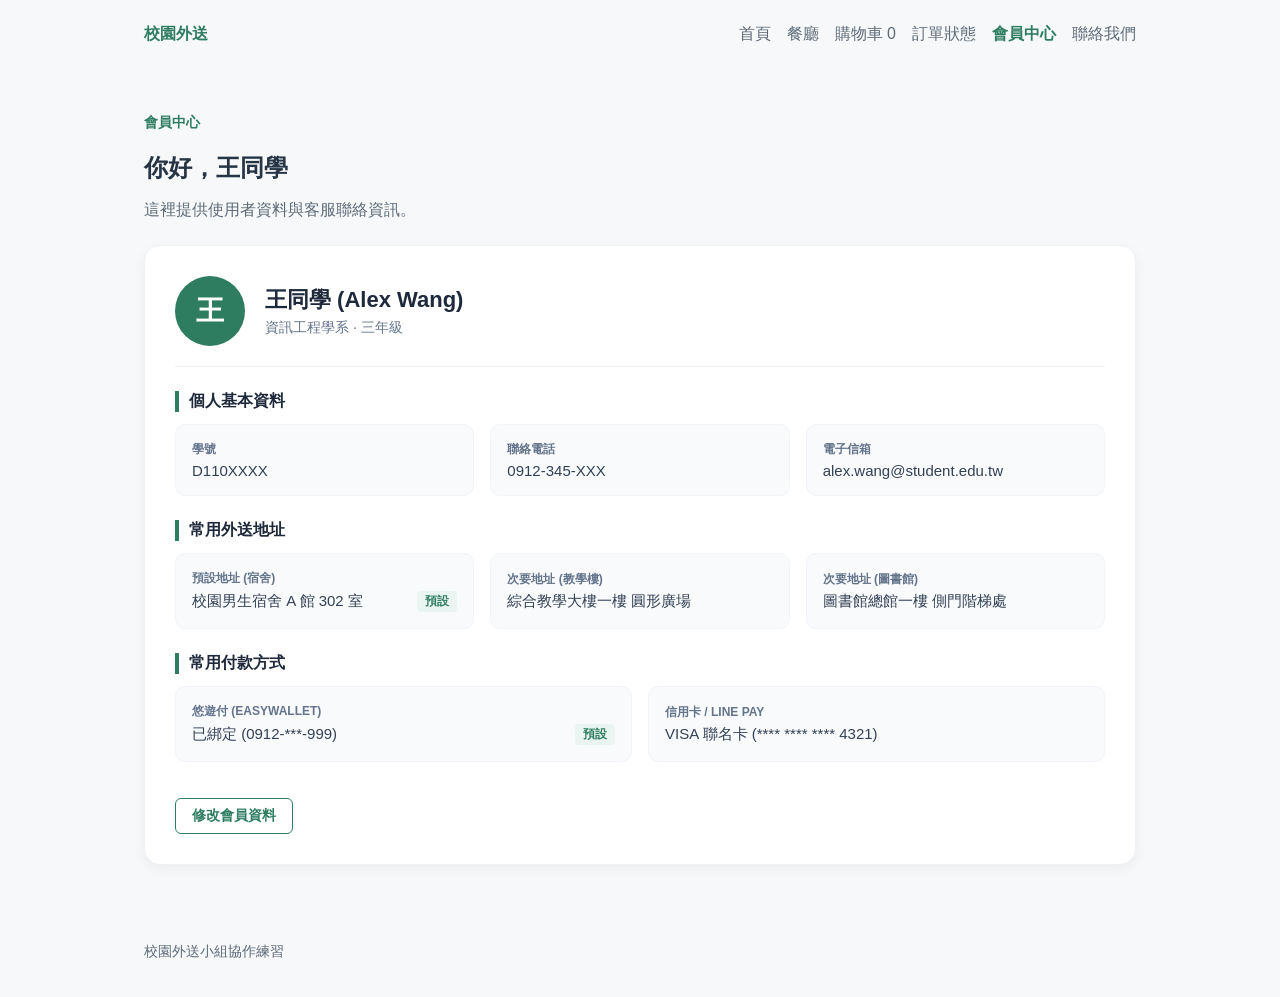
<file: pages/profile.html>
<!doctype html>
<html lang="zh-Hant">
  <head>
    <meta charset="UTF-8" />
    <meta name="viewport" content="width=device-width, initial-scale=1.0" />
    <title>校園外送｜會員中心</title>
    <link rel="stylesheet" href="../css/base.css" />
    <style>
      .profile-card {
        background: #ffffff;
        border-radius: 16px;
        padding: 30px;
        box-shadow: 0 4px 12px rgba(0, 0, 0, 0.05);
        border: 1px solid #eef2f6;
        margin-top: 24px;
        margin-bottom: 50px;
      }
      .profile-header {
        display: flex;
        align-items: center;
        gap: 20px;
        margin-bottom: 24px;
        border-bottom: 1px solid #eef2f6;
        padding-bottom: 20px;
      }
      .profile-avatar {
        width: 70px;
        height: 70px;
        border-radius: 50%;
        background: #2e7d61;
        color: white;
        display: flex;
        align-items: center;
        justify-content: center;
        font-size: 28px;
        font-weight: bold;
      }
      .profile-title-group h2 {
        margin: 0;
        font-size: 22px;
        color: #1e293b;
      }
      .profile-title-group p {
        margin: 4px 0 0 0;
        font-size: 14px;
        color: #64748b;
      }
      .info-section {
        margin-bottom: 24px;
      }
      .info-section h3 {
        font-size: 16px;
        color: #1e293b;
        margin-bottom: 12px;
        border-left: 4px solid #2e7d61;
        padding-left: 10px;
        margin-top: 0;
      }
      .info-grid {
        display: grid;
        grid-template-columns: repeat(auto-fit, minmax(280px, 1fr));
        gap: 16px;
      }
      .info-item {
        background: #f8fafc;
        padding: 16px;
        border-radius: 10px;
        border: 1px solid #f1f5f9;
        display: flex;
        flex-direction: column;
        justify-content: center;
      }
      .info-label {
        font-size: 12px;
        color: #64748b;
        text-transform: uppercase;
        font-weight: 600;
        margin-bottom: 4px;
      }
      .info-value {
        font-size: 15px;
        color: #334155;
        font-weight: 500;
        display: flex;
        align-items: center;
        justify-content: space-between;
      }
      .badge {
        display: inline-block;
        padding: 2px 8px;
        font-size: 12px;
        font-weight: 600;
        border-radius: 4px;
        background: #e2e8f0;
        color: #475569;
        margin-left: 8px;
      }
      .badge-primary {
        background: #eaf5f1;
        color: #2e7d61;
      }
      .edit-btn {
        background: none;
        border: 1px solid #2e7d61;
        color: #2e7d61;
        padding: 8px 16px;
        border-radius: 6px;
        font-size: 14px;
        font-weight: 600;
        cursor: pointer;
        transition: all 0.2s ease;
        align-self: flex-start;
      }
      .edit-btn:hover {
        background: #2e7d61;
        color: #ffffff;
      }
    </style>
  </head>
  <body>
    <header class="site-header">
      <a class="brand" href="../index.html">校園外送</a>
      <nav aria-label="主要導覽">
        <a href="../index.html">首頁</a>
        <a href="restaurants.html">餐廳</a>
        <a href="cart.html">購物車 <span data-cart-count>0</span></a>
        <a href="order-status.html">訂單狀態</a>
        <a href="profile.html" aria-current="page">會員中心</a>
        <a href="contact.html">聯絡我們</a>
      </nav>
    </header>
    <main class="container">
      <section class="page-heading"><p class="eyebrow">會員中心</p><h1>你好，王同學</h1><p class="muted">這裡提供使用者資料與客服聯絡資訊。</p></section>
      <!-- 成員 6：完成會員資料區塊；聯絡資訊請在 contact.html 完成。 -->
      <section class="profile-card">
        <div class="profile-header">
          <div class="profile-avatar">王</div>
          <div class="profile-title-group">
            <h2>王同學 (Alex Wang)</h2>
            <p>資訊工程學系 · 三年級</p>
          </div>
        </div>

        <div class="info-section">
          <h3>個人基本資料</h3>
          <div class="info-grid">
            <div class="info-item">
              <span class="info-label">學號</span>
              <span class="info-value">D110XXXX</span>
            </div>
            <div class="info-item">
              <span class="info-label">聯絡電話</span>
              <span class="info-value">0912-345-XXX</span>
            </div>
            <div class="info-item">
              <span class="info-label">電子信箱</span>
              <span class="info-value">alex.wang@student.edu.tw</span>
            </div>
          </div>
        </div>

        <div class="info-section">
          <h3>常用外送地址</h3>
          <div class="info-grid">
            <div class="info-item">
              <span class="info-label">預設地址 (宿舍)</span>
              <span class="info-value">
                校園男生宿舍 A 館 302 室
                <span class="badge badge-primary">預設</span>
              </span>
            </div>
            <div class="info-item">
              <span class="info-label">次要地址 (教學樓)</span>
              <span class="info-value">綜合教學大樓一樓 圓形廣場</span>
            </div>
            <div class="info-item">
              <span class="info-label">次要地址 (圖書館)</span>
              <span class="info-value">圖書館總館一樓 側門階梯處</span>
            </div>
          </div>
        </div>

        <div class="info-section">
          <h3>常用付款方式</h3>
          <div class="info-grid">
            <div class="info-item">
              <span class="info-label">悠遊付 (EasyWallet)</span>
              <span class="info-value">
                已綁定 (0912-***-999)
                <span class="badge badge-primary">預設</span>
              </span>
            </div>
            <div class="info-item">
              <span class="info-label">信用卡 / LINE Pay</span>
              <span class="info-value">VISA 聯名卡 (**** **** **** 4321)</span>
            </div>
          </div>
        </div>

        <button class="edit-btn" onclick="alert('此為原型展示，編輯功能尚未開放！')">修改會員資料</button>
      </section>
    </main>
    <footer>校園外送小組協作練習</footer><script src="../js/app.js"></script>
  </body>
</html>
</file>
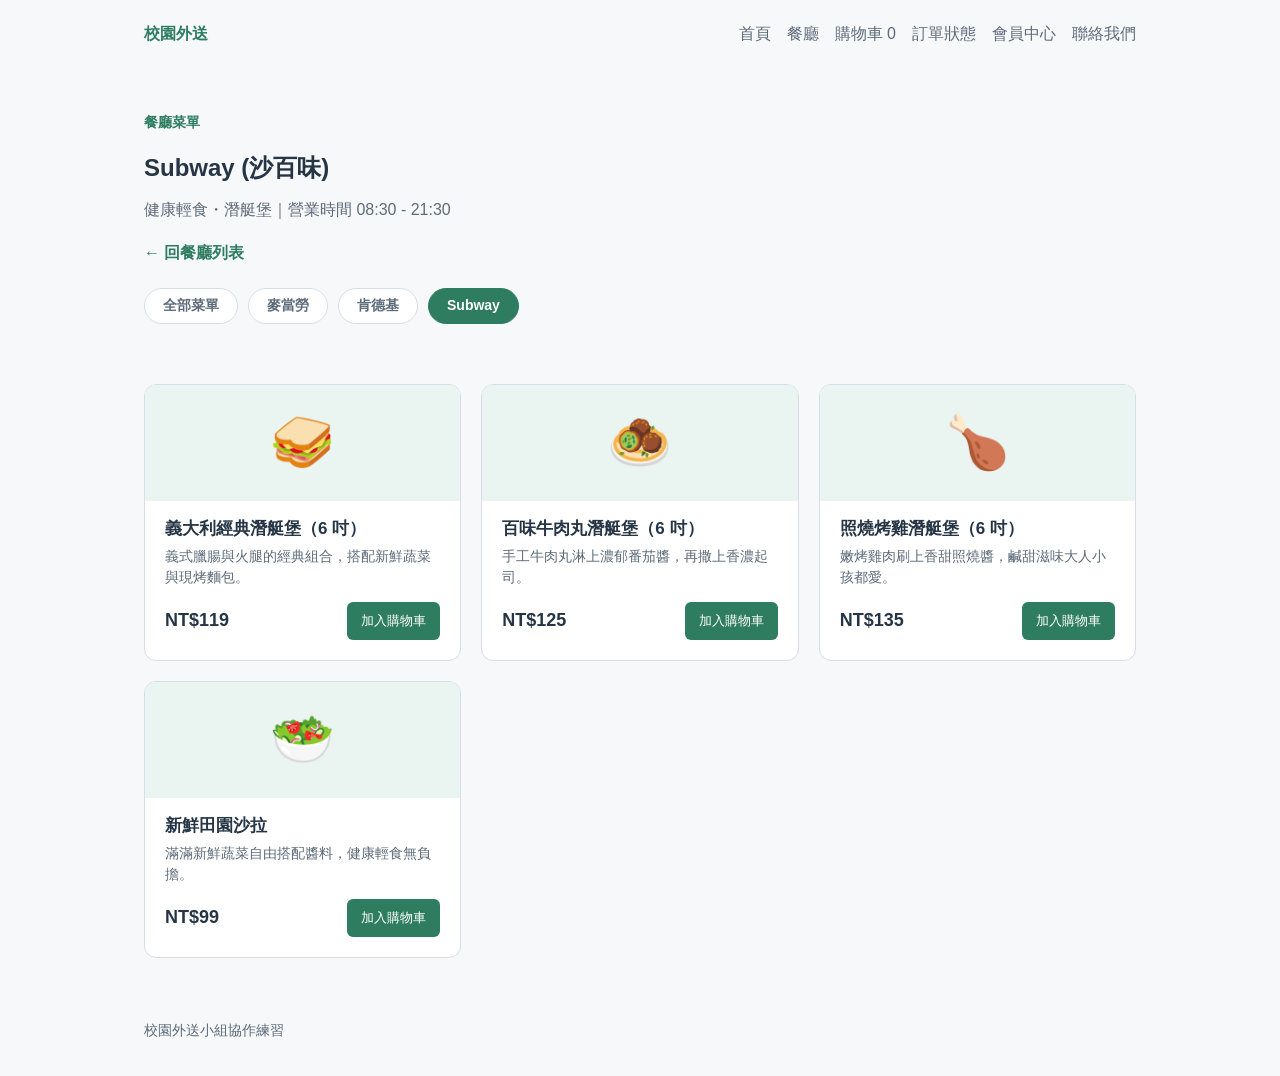
<file: pages/subway.html>
<!doctype html>
<html lang="zh-Hant">
  <head>
    <meta charset="UTF-8" />
    <meta name="viewport" content="width=device-width, initial-scale=1.0" />
    <title>校園外送｜Subway 菜單</title>
    <link rel="stylesheet" href="../css/base.css" />
    <link rel="stylesheet" href="../css/menu.css" />
  </head>
  <body>
    <header class="site-header">
      <a class="brand" href="../index.html">校園外送</a>
      <nav aria-label="主要導覽">
        <a href="../index.html">首頁</a>
        <a href="restaurants.html">餐廳</a>
        <a href="cart.html">購物車 <span data-cart-count>0</span></a>
        <a href="order-status.html">訂單狀態</a>
        <a href="profile.html">會員中心</a>
        <a href="contact.html">聯絡我們</a>
      </nav>
    </header>
    <main class="container">
      <section class="page-heading">
        <p class="eyebrow">餐廳菜單</p>
        <h1>Subway (沙百味)</h1>
        <p class="muted">健康輕食・潛艇堡｜營業時間 08:30 - 21:30</p>
        <a class="back-link" href="restaurants.html">← 回餐廳列表</a>
      </section>

      <nav class="menu-tabs" aria-label="切換餐廳菜單">
        <a class="menu-tab" href="menu.html">全部菜單</a>
        <a class="menu-tab" href="mcdonalds.html">麥當勞</a>
        <a class="menu-tab" href="kfc.html">肯德基</a>
        <a class="menu-tab active" href="subway.html" aria-current="page">Subway</a>
      </nav>

      <p class="status-message" data-status-message aria-live="polite"></p>

      <section class="menu-grid" aria-label="Subway 餐點列表">
        <article class="menu-card">
          <div class="menu-card-visual visual-subway" aria-hidden="true">🥪</div>
          <div class="menu-card-body">
            <h3>義大利經典潛艇堡（6 吋）</h3>
            <p>義式臘腸與火腿的經典組合，搭配新鮮蔬菜與現烤麵包。</p>
            <div class="menu-card-footer">
              <span class="menu-price">NT$119</span>
              <button type="button" data-add-to-cart="義大利經典潛艇堡（6 吋）">加入購物車</button>
            </div>
          </div>
        </article>
        <article class="menu-card">
          <div class="menu-card-visual visual-subway" aria-hidden="true">🧆</div>
          <div class="menu-card-body">
            <h3>百味牛肉丸潛艇堡（6 吋）</h3>
            <p>手工牛肉丸淋上濃郁番茄醬，再撒上香濃起司。</p>
            <div class="menu-card-footer">
              <span class="menu-price">NT$125</span>
              <button type="button" data-add-to-cart="百味牛肉丸潛艇堡（6 吋）">加入購物車</button>
            </div>
          </div>
        </article>
        <article class="menu-card">
          <div class="menu-card-visual visual-subway" aria-hidden="true">🍗</div>
          <div class="menu-card-body">
            <h3>照燒烤雞潛艇堡（6 吋）</h3>
            <p>嫩烤雞肉刷上香甜照燒醬，鹹甜滋味大人小孩都愛。</p>
            <div class="menu-card-footer">
              <span class="menu-price">NT$135</span>
              <button type="button" data-add-to-cart="照燒烤雞潛艇堡（6 吋）">加入購物車</button>
            </div>
          </div>
        </article>
        <article class="menu-card">
          <div class="menu-card-visual visual-subway" aria-hidden="true">🥗</div>
          <div class="menu-card-body">
            <h3>新鮮田園沙拉</h3>
            <p>滿滿新鮮蔬菜自由搭配醬料，健康輕食無負擔。</p>
            <div class="menu-card-footer">
              <span class="menu-price">NT$99</span>
              <button type="button" data-add-to-cart="新鮮田園沙拉">加入購物車</button>
            </div>
          </div>
        </article>
      </section>
    </main>
    <footer>校園外送小組協作練習</footer><script src="../js/app.js"></script>
  </body>
</html>
</file>
<file: css/base.css>
:root {
  color: #263545;
  background: #f7f8fa;
  font-family: -apple-system, BlinkMacSystemFont, "Segoe UI", sans-serif;
}

* {
  box-sizing: border-box;
}

body {
  margin: 0;
}

a {
  color: inherit;
  text-decoration: none;
}

.site-header,
.container,
footer {
  max-width: 1040px;
  margin: 0 auto;
  padding-left: 24px;
  padding-right: 24px;
}

.site-header {
  display: flex;
  align-items: center;
  justify-content: space-between;
  min-height: 68px;
}

.site-header nav {
  display: flex;
  flex-wrap: wrap;
  gap: 16px;
  color: #5d6b79;
}

.site-header nav a[aria-current="page"] {
  color: #2e7d61;
  font-weight: 700;
}

.brand,
h1,
h2,
h3 {
  font-weight: 700;
}

.brand,
.eyebrow {
  color: #2e7d61;
}

.hero {
  padding: 76px 0 50px;
}

.hero h1 {
  max-width: 650px;
  margin: 8px 0;
  font-size: clamp(36px, 6vw, 58px);
}

.hero p,
.muted,
footer {
  color: #5d6b79;
}

.eyebrow {
  margin: 0;
  font-size: 14px;
  font-weight: 700;
}

.button,
button {
  display: inline-block;
  margin-top: 12px;
  padding: 10px 14px;
  border: 0;
  border-radius: 6px;
  background: #2e7d61;
  color: #fff;
  cursor: pointer;
}

.placeholder,
.panel {
  margin-bottom: 36px;
  padding: 24px;
  border: 1px dashed #aab7c6;
  border-radius: 12px;
  background: #fff;
}

.grid {
  display: grid;
  grid-template-columns: repeat(auto-fit, minmax(220px, 1fr));
  gap: 16px;
  margin-bottom: 36px;
}

.card {
  padding: 20px;
  border: 1px solid #d7dee8;
  border-radius: 12px;
  background: #fff;
}

.card h3 {
  margin-top: 0;
}

.page-heading {
  margin: 46px 0 24px;
}

.page-heading h1 {
  margin-bottom: 8px;
}

.notice {
  padding: 16px;
  border-left: 4px solid #c87542;
  background: #fff1e7;
}

.status-message {
  min-height: 24px;
  color: #2e7d61;
  font-weight: 700;
}

footer {
  padding-top: 28px;
  padding-bottom: 36px;
  font-size: 14px;
}

@media (max-width: 700px) {
  .site-header {
    align-items: flex-start;
    flex-direction: column;
    gap: 14px;
    padding-top: 18px;
  }
}

/* 訂單進度樣式 */
.order-progress {
  margin-top: 18px;
}
.progress-track {
  position: relative;
  height: 8px;
  background: #e6eef0;
  border-radius: 6px;
  overflow: hidden;
  margin-bottom: 18px;
}
.progress-fill {
  position: absolute;
  left: 0;
  top: 0;
  bottom: 0;
  width: 0%;
  background: linear-gradient(90deg, #2e7d61, #53a68a);
  transition: width 600ms ease;
}
.progress-steps {
  list-style: none;
  display: flex;
  justify-content: space-between;
  gap: 12px;
  padding: 0;
  margin: 0;
}
.step {
  flex: 1 1 0;
  text-align: center;
  display: flex;
  flex-direction: column;
  align-items: center;
  gap: 8px;
}
.step-icon {
  width: 56px;
  height: 56px;
  border-radius: 50%;
  background: #fff;
  display: grid;
  place-items: center;
  border: 2px solid #d7dee8;
  font-size: 18px;
  font-weight: 700;
  transition: transform 300ms ease, background 300ms ease, border-color 300ms ease;
}
.step-label {
  font-size: 14px;
  color: #5d6b79;
}
.step.completed .step-icon {
  background: linear-gradient(180deg,#2e7d61,#53a68a);
  color: #fff;
  border-color: transparent;
  transform: translateY(-6px);
}
.step.active .step-icon {
  box-shadow: 0 6px 18px rgba(46,125,97,0.12);
  transform: translateY(-8px) scale(1.03);
}
.controls {
  margin-top: 18px;
  display: flex;
  gap: 8px;
}

/* 無障礙隱藏 */
.visually-hidden {
  position: absolute !important;
  height: 1px; width: 1px;
  overflow: hidden; clip: rect(1px, 1px, 1px, 1px);
  white-space: nowrap; border: 0; padding: 0; margin: -1px;
}

@media (max-width: 480px) {
  .step-icon {
    width: 48px;
    height: 48px;
    font-size: 16px;
  }
  .step-label { font-size: 13px }
}


/* 訂單進度樣式 */
.order-progress {
  margin-top: 18px;
}
.progress-track {
  position: relative;
  height: 8px;
  background: #e6eef0;
  border-radius: 6px;
  overflow: hidden;
  margin-bottom: 18px;
}
.progress-fill {
  position: absolute;
  left: 0;
  top: 0;
  bottom: 0;
  width: 0%;
  background: linear-gradient(90deg, #2e7d61, #53a68a);
  transition: width 600ms ease;
}
.progress-steps {
  list-style: none;
  display: flex;
  justify-content: space-between;
  gap: 12px;
  padding: 0;
  margin: 0;
}
.step {
  flex: 1 1 0;
  text-align: center;
  display: flex;
  flex-direction: column;
  align-items: center;
  gap: 8px;
}
.step-icon {
  width: 56px;
  height: 56px;
  border-radius: 50%;
  background: #fff;
  display: grid;
  place-items: center;
  border: 2px solid #d7dee8;
  font-size: 22px;
  transition: transform 300ms ease, background 300ms ease, border-color 300ms ease;
}
.step-label {
  font-size: 14px;
  color: #5d6b79;
}
.step.completed .step-icon {
  background: linear-gradient(180deg,#2e7d61,#53a68a);
  color: #fff;
  border-color: transparent;
  transform: translateY(-6px);
}
.step.active .step-icon {
  box-shadow: 0 6px 18px rgba(46,125,97,0.12);
  transform: translateY(-8px) scale(1.03);
}
.controls {
  margin-top: 18px;
  display: flex;
  gap: 8px;
}

@media (max-width: 480px) {
  .step-icon {
    width: 48px;
    height: 48px;
    font-size: 18px;
  }
  .step-label { font-size: 13px }
}

/* 無障礙隱藏，用於保留給輔助技術的文字 */
.visually-hidden {
  position: absolute !important;
  height: 1px; width: 1px;
  overflow: hidden; clip: rect(1px, 1px, 1px, 1px);
  white-space: nowrap; border: 0; padding: 0; margin: -1px;
}

/* 底部 legend 已移除，保留 step 圈圈作為說明 */
</file>
<file: css/home.css>
/* 首頁專屬樣式：沿用 base.css 的配色（#2e7d61 綠、#263545 深灰、#5d6b79 淺灰） */

/* ---------- Hero 區 ---------- */

.hero {
  position: relative;
}

/* 柔和的綠色光暈背景，讓首屏更有層次 */
.hero::before {
  content: "";
  position: absolute;
  top: -40px;
  right: -80px;
  width: 420px;
  height: 420px;
  border-radius: 50%;
  background: radial-gradient(
    circle,
    rgba(46, 125, 97, 0.12) 0%,
    rgba(46, 125, 97, 0) 70%
  );
  pointer-events: none;
}

.hero .eyebrow {
  display: inline-block;
  padding: 6px 14px;
  border: 1px solid rgba(46, 125, 97, 0.3);
  border-radius: 999px;
  background: rgba(46, 125, 97, 0.08);
}

.hero h1 {
  background: linear-gradient(105deg, #263545 55%, #2e7d61);
  -webkit-background-clip: text;
  background-clip: text;
  -webkit-text-fill-color: transparent;
  color: transparent;
}

/* 進場動畫：hero 內元素依序浮現 */
.hero > * {
  animation: rise-in 0.7s cubic-bezier(0.22, 1, 0.36, 1) backwards;
}

.hero > *:nth-child(2) {
  animation-delay: 0.1s;
}

.hero > *:nth-child(3) {
  animation-delay: 0.2s;
}

.hero > *:nth-child(4) {
  animation-delay: 0.3s;
}

@keyframes rise-in {
  from {
    opacity: 0;
    transform: translateY(18px);
  }

  to {
    opacity: 1;
    transform: translateY(0);
  }
}

/* ---------- 統計數字列 ---------- */

.stats {
  display: grid;
  grid-template-columns: repeat(auto-fit, minmax(140px, 1fr));
  gap: 16px;
  margin-bottom: 48px;
  padding: 22px 24px;
  border: 1px solid #d7dee8;
  border-radius: 12px;
  background: #fff;
}

.stats .stat {
  text-align: center;
}

.stats .stat strong {
  display: block;
  color: #2e7d61;
  font-size: 30px;
  font-variant-numeric: tabular-nums;
}

.stats .stat span {
  color: #5d6b79;
  font-size: 14px;
}

/* ---------- 卡片互動 ---------- */

#home-feature .card,
#how-it-works .card {
  position: relative;
  overflow: hidden;
  transition: transform 0.25s ease, box-shadow 0.25s ease,
    border-color 0.25s ease;
}

/* 卡片頂端的綠色滑條，hover 時展開 */
#home-feature .card::before,
#how-it-works .card::before {
  content: "";
  position: absolute;
  top: 0;
  left: 0;
  width: 100%;
  height: 3px;
  background: #2e7d61;
  transform: scaleX(0);
  transform-origin: left;
  transition: transform 0.3s ease;
}

#home-feature .card:hover,
#how-it-works .card:hover {
  transform: translateY(-5px);
  border-color: rgba(46, 125, 97, 0.45);
  box-shadow: 0 14px 28px rgba(38, 53, 69, 0.1);
}

#home-feature .card:hover::before,
#how-it-works .card:hover::before {
  transform: scaleX(1);
}

/* ---------- 使用步驟的編號徽章 ---------- */

.step-num {
  display: inline-flex;
  align-items: center;
  justify-content: center;
  width: 32px;
  height: 32px;
  margin-right: 10px;
  border-radius: 50%;
  background: rgba(46, 125, 97, 0.12);
  color: #2e7d61;
  font-size: 16px;
  transition: background 0.25s ease, color 0.25s ease;
}

#how-it-works .card:hover .step-num {
  background: #2e7d61;
  color: #fff;
}

/* ---------- 按鈕互動 ---------- */

.hero .button,
#how-it-works .button {
  transition: transform 0.2s ease, box-shadow 0.2s ease, background 0.2s ease;
}

.hero .button:hover,
#how-it-works .button:hover {
  transform: translateY(-2px);
  background: #256b52;
  box-shadow: 0 8px 18px rgba(46, 125, 97, 0.3);
}

.hero .button:active,
#how-it-works .button:active {
  transform: translateY(0);
  box-shadow: none;
}

/* ---------- 捲動浮現（配合 js/home.js） ---------- */

/* 只有在 JS 成功執行（html 加上 .has-js）時才隱藏初始狀態，避免 JS 失效時內容看不見 */
.has-js .reveal {
  opacity: 0;
  transform: translateY(24px);
  transition: opacity 0.6s ease, transform 0.6s cubic-bezier(0.22, 1, 0.36, 1);
}

.reveal.is-visible {
  opacity: 1;
  transform: translateY(0);
}

/* 同一區塊內的卡片依序出現 */
.reveal.is-visible .card:nth-child(2) {
  transition-delay: 0.1s;
}

.reveal.is-visible .card:nth-child(3) {
  transition-delay: 0.2s;
}

.reveal.is-visible .card:nth-child(4) {
  transition-delay: 0.3s;
}

.has-js .reveal .card {
  opacity: 0;
  transform: translateY(16px);
  transition: opacity 0.5s ease, transform 0.5s ease;
}

.reveal.is-visible .card {
  opacity: 1;
  transform: translateY(0);
}

/* ---------- 減少動態偏好 ---------- */

@media (prefers-reduced-motion: reduce) {
  .hero > *,
  .has-js .reveal,
  .has-js .reveal .card {
    animation: none;
    opacity: 1;
    transform: none;
    transition: none;
  }
}
</file>
<file: css/cart.css>
/* 成員 4：購物車頁專屬樣式（feature/cart），避免修改共用 base.css */

.cart-panel {
  margin-bottom: 36px;
  padding: 24px;
  border: 1px solid #d7dee8;
  border-radius: 12px;
  background: #fff;
}

.cart-panel h2 {
  margin-top: 0;
}

.cart-list {
  margin: 0;
  padding: 0;
  list-style: none;
}

.cart-row {
  display: flex;
  align-items: center;
  justify-content: space-between;
  flex-wrap: wrap;
  gap: 12px;
  padding: 12px 0;
  border-bottom: 1px solid #e6ebf2;
}

.cart-row > div:first-child {
  flex: 1 1 180px;
}

.cart-item-name {
  font-weight: 700;
}

.cart-item-meta {
  margin: 2px 0 0;
  font-size: 14px;
  color: #5d6b79;
}

.cart-price {
  white-space: nowrap;
  font-variant-numeric: tabular-nums;
}

.cart-line-total {
  min-width: 72px;
  text-align: right;
  font-weight: 700;
}

/* 數量加減：蓋掉 base.css 的按鈕預設（綠底、上邊距） */
.cart-qty {
  display: flex;
  align-items: center;
  gap: 8px;
}

.qty-btn {
  margin-top: 0;
  padding: 2px 10px;
  border: 1px solid #d7dee8;
  border-radius: 6px;
  background: #fff;
  color: #263545;
  font-size: 16px;
  line-height: 1.4;
}

.qty-btn:hover {
  border-color: #2e7d61;
  color: #2e7d61;
}

.qty-value {
  min-width: 24px;
  text-align: center;
  font-weight: 700;
  font-variant-numeric: tabular-nums;
}

.remove-btn {
  margin-top: 0;
  padding: 4px 10px;
  border: 0;
  border-radius: 6px;
  background: transparent;
  color: #b3423a;
  font-size: 14px;
}

.remove-btn:hover {
  background: #fdeeec;
}

.cart-empty {
  padding: 20px 0;
  color: #5d6b79;
}

.cart-empty a {
  color: #2e7d61;
  font-weight: 700;
  text-decoration: underline;
}

.shipping-hint {
  min-height: 20px;
  margin: 12px 0 0;
  font-size: 14px;
  color: #c87542;
  font-weight: 700;
}

.cart-summary {
  margin: 16px 0 0;
}

.cart-summary div {
  display: flex;
  justify-content: space-between;
  padding: 6px 0;
  color: #5d6b79;
}

.cart-summary .cart-total {
  padding-top: 12px;
  margin-top: 6px;
  border-top: 2px solid #263545;
  color: #263545;
  font-size: 20px;
  font-weight: 700;
}

.cart-actions {
  margin-top: 20px;
}

.cart-actions .button-secondary {
  margin-left: 8px;
  background: #fff;
  border: 1px solid #2e7d61;
  color: #2e7d61;
  padding: 9px 14px;
}

#mock-order-button:disabled {
  background: #aab7c6;
  cursor: not-allowed;
}

.cart-order-message {
  min-height: 24px;
  margin-top: 12px;
  color: #2e7d61;
  font-weight: 700;
}

.cart-order-message a {
  color: #2e7d61;
  text-decoration: underline;
}
</file>
<file: css/menu.css>
/* 菜單頁共用樣式：menu.html（總覽）、mcdonalds.html、kfc.html、subway.html */

.back-link {
  display: inline-block;
  margin-top: 6px;
  color: #2e7d61;
  font-weight: 700;
}

.back-link:hover {
  text-decoration: underline;
}

/* 餐廳切換頁籤 */
.menu-tabs {
  display: flex;
  flex-wrap: wrap;
  gap: 10px;
  margin-bottom: 8px;
}

.menu-tab {
  padding: 8px 18px;
  border: 1px solid #d7dee8;
  border-radius: 999px;
  background: #fff;
  color: #5d6b79;
  font-size: 14px;
  font-weight: 600;
  transition: border-color 0.2s ease, color 0.2s ease, background 0.2s ease;
}

.menu-tab:hover {
  border-color: #2e7d61;
  color: #2e7d61;
}

.menu-tab.active {
  border-color: #2e7d61;
  background: #2e7d61;
  color: #fff;
}

/* 總覽頁的各店區塊 */
.store-section {
  margin-bottom: 12px;
}

.store-section h2 {
  margin-bottom: 4px;
}

.store-section .muted {
  margin-top: 0;
}

/* 餐點卡片 */
.menu-grid {
  display: grid;
  grid-template-columns: repeat(auto-fit, minmax(240px, 1fr));
  gap: 20px;
  margin: 20px 0 36px;
}

.menu-card {
  display: flex;
  flex-direction: column;
  overflow: hidden;
  border: 1px solid #d7dee8;
  border-radius: 12px;
  background: #fff;
  transition: transform 0.2s ease, box-shadow 0.2s ease;
}

.menu-card:hover {
  transform: translateY(-4px);
  box-shadow: 0 10px 20px rgba(38, 53, 69, 0.08);
}

.menu-card-visual {
  display: flex;
  align-items: center;
  justify-content: center;
  height: 116px;
  font-size: 52px;
}

.visual-mcd {
  background: #fdf3e3;
}

.visual-kfc {
  background: #fdeeec;
}

.visual-subway {
  background: #eaf5f1;
}

.menu-card-body {
  display: flex;
  flex-direction: column;
  flex-grow: 1;
  padding: 16px 20px 20px;
}

.menu-card-body h3 {
  margin: 0 0 6px;
  font-size: 17px;
}

.menu-card-body p {
  margin: 0;
  font-size: 14px;
  line-height: 1.5;
  color: #5d6b79;
}

.menu-card-footer {
  display: flex;
  align-items: center;
  justify-content: space-between;
  gap: 10px;
  margin-top: auto;
  padding-top: 14px;
}

.menu-price {
  font-size: 18px;
  font-weight: 700;
  color: #263545;
  font-variant-numeric: tabular-nums;
}

.menu-card-footer button {
  margin-top: 0;
}
</file>
<file: css/order-status.css>
/* order-status.css */

.order-progress-container {
  margin: 24px 0;
}

.order-progress {
  position: relative;
  margin-bottom: 40px;
  padding: 0 10px;
}

.progress-track {
  position: absolute;
  top: 26px;
  left: 40px;
  right: 40px;
  height: 6px;
  background: #e9ecef;
  border-radius: 3px;
  z-index: 1;
}

.progress-fill {
  position: absolute;
  left: 0;
  top: 0;
  bottom: 0;
  width: 0%;
  background: linear-gradient(90deg, #2e7d61, #47b08d);
  border-radius: 3px;
  transition: width 0.6s cubic-bezier(0.4, 0, 0.2, 1);
}

.progress-steps {
  list-style: none;
  display: flex;
  justify-content: space-between;
  padding: 0;
  margin: 0;
  position: relative;
  z-index: 2;
}

.step {
  display: flex;
  flex-direction: column;
  align-items: center;
  flex: 1;
  cursor: pointer;
  outline: none;
}

.step-icon {
  width: 56px;
  height: 56px;
  border-radius: 50%;
  background: #ffffff;
  border: 2px solid #ced4da;
  color: #6c757d;
  display: flex;
  align-items: center;
  justify-content: center;
  transition: all 0.4s cubic-bezier(0.4, 0, 0.2, 1);
  box-shadow: 0 4px 6px rgba(0, 0, 0, 0.05);
}

.step-icon svg {
  width: 24px;
  height: 24px;
  stroke-width: 2px;
  transition: transform 0.4s ease;
}

.step-label {
  margin-top: 12px;
  font-size: 14px;
  font-weight: 500;
  color: #6c757d;
  transition: color 0.4s ease, font-weight 0.4s ease;
  text-align: center;
}

/* Active State */
.step.active .step-icon {
  background: #ffffff;
  border-color: #2e7d61;
  color: #2e7d61;
  box-shadow: 0 0 0 4px rgba(46, 125, 97, 0.15), 0 8px 16px rgba(46, 125, 97, 0.1);
  transform: scale(1.1);
}

.step.active .step-icon svg {
  transform: scale(1.1);
}

.step.active .step-label {
  color: #2e7d61;
  font-weight: 700;
}

/* Completed State */
.step.completed .step-icon {
  background: #2e7d61;
  border-color: #2e7d61;
  color: #ffffff;
  box-shadow: 0 4px 10px rgba(46, 125, 97, 0.2);
}

.step.completed .step-label {
  color: #2e7d61;
  font-weight: 600;
}

/* Interactive Visual Stage */
.status-visual-stage {
  background: #ffffff;
  border: 1px solid #e9ecef;
  border-radius: 16px;
  padding: 40px 24px;
  text-align: center;
  box-shadow: 0 10px 30px rgba(0, 0, 0, 0.03);
  margin-bottom: 30px;
  min-height: 380px;
  display: flex;
  flex-direction: column;
  align-items: center;
  justify-content: center;
  gap: 20px;
  transition: all 0.3s ease;
}

.visual-illustration-container {
  width: 180px;
  height: 180px;
  display: flex;
  align-items: center;
  justify-content: center;
  position: relative;
}

.visual-illustration {
  width: 100%;
  height: 100%;
  color: #2e7d61;
}

.status-detail {
  max-width: 480px;
}

.status-title {
  font-size: 22px;
  font-weight: 700;
  color: #212529;
  margin: 0 0 8px 0;
}

.status-desc {
  font-size: 15px;
  color: #6c757d;
  margin: 0;
  line-height: 1.6;
}

.status-eta {
  display: inline-flex;
  align-items: center;
  gap: 6px;
  background: #e8f5e9;
  color: #2e7d61;
  font-size: 14px;
  font-weight: 600;
  padding: 8px 16px;
  border-radius: 30px;
  margin-top: 16px;
  box-shadow: 0 2px 8px rgba(46, 125, 97, 0.08);
}

.status-eta svg {
  width: 16px;
  height: 16px;
}

/* Controls Styling */
.controls-card {
  display: flex;
  justify-content: space-between;
  align-items: center;
  flex-wrap: wrap;
  gap: 16px;
  padding-top: 10px;
}

.btn-group {
  display: flex;
  gap: 12px;
}

.status-btn {
  margin-top: 0;
  padding: 10px 20px;
  font-size: 14px;
  font-weight: 600;
  border-radius: 8px;
  transition: all 0.2s ease;
  display: inline-flex;
  align-items: center;
  gap: 8px;
}

.status-btn-secondary {
  background: #f1f3f5;
  color: #495057;
  border: 1px solid #dee2e6;
}

.status-btn-secondary:hover {
  background: #e9ecef;
  color: #212529;
}

.status-btn-primary {
  background: #2e7d61;
  color: #ffffff;
}

.status-btn-primary:hover {
  background: #235e49;
  box-shadow: 0 4px 12px rgba(46, 125, 97, 0.15);
}

.status-btn-accent {
  background: #e8f5e9;
  color: #2e7d61;
  border: 1px dashed #2e7d61;
}

.status-btn-accent:hover {
  background: #c8e6c9;
}

.status-btn:disabled {
  opacity: 0.5;
  cursor: not-allowed;
  background: #e9ecef;
  color: #adb5bd;
  border-color: transparent;
}

/* Animations for Visuals */

/* 1. Shop / Order Accepted Animations */
@keyframes printer-paper {
  0% { transform: translateY(-12px); opacity: 0; }
  30% { transform: translateY(0); opacity: 1; }
  100% { transform: translateY(0); opacity: 1; }
}

@keyframes bell-ring {
  0%, 100% { transform: rotate(0); }
  10%, 30%, 50% { transform: rotate(8deg); }
  20%, 40% { transform: rotate(-8deg); }
  60% { transform: rotate(0); }
}

.anim-printer-paper {
  animation: printer-paper 3s infinite alternate ease-in-out;
  transform-origin: top center;
}

.anim-bell {
  animation: bell-ring 2s infinite ease-in-out;
  transform-origin: top center;
}

/* 2. Kitchen / Cook Animations */
@keyframes steam-rise {
  0% { transform: translateY(8px); opacity: 0; stroke-dashoffset: 20; }
  30% { opacity: 1; }
  80% { opacity: 0.5; }
  100% { transform: translateY(-16px); opacity: 0; stroke-dashoffset: 0; }
}

@keyframes pot-shake {
  0%, 100% { transform: rotate(0) translateY(0); }
  25% { transform: rotate(1deg) translateY(-1px); }
  75% { transform: rotate(-1deg) translateY(0); }
}

.anim-steam-1 {
  animation: steam-rise 2.5s infinite linear;
}

.anim-steam-2 {
  animation: steam-rise 2.5s infinite linear 0.8s;
}

.anim-steam-3 {
  animation: steam-rise 2.5s infinite linear 1.6s;
}

.anim-pot {
  animation: pot-shake 0.4s infinite ease-in-out;
  transform-origin: bottom center;
}

/* 3. Delivery Scooter Animations */
@keyframes scooter-bounce {
  0%, 100% { transform: translateY(0); }
  50% { transform: translateY(-3px); }
}

@keyframes wheel-spin {
  0% { transform: rotate(0deg); }
  100% { transform: rotate(360deg); }
}

@keyframes speed-dash {
  0% { transform: translateX(60px); opacity: 0; }
  20% { opacity: 0.7; }
  80% { opacity: 0.7; }
  100% { transform: translateX(-60px); opacity: 0; }
}

.anim-scooter {
  animation: scooter-bounce 0.3s infinite ease-in-out;
}

.anim-wheel {
  animation: wheel-spin 0.8s infinite linear;
  transform-origin: center;
}

.anim-dash-1 {
  animation: speed-dash 1.2s infinite linear;
}

.anim-dash-2 {
  animation: speed-dash 1.2s infinite linear 0.4s;
}

.anim-dash-3 {
  animation: speed-dash 1.2s infinite linear 0.8s;
}

/* 4. Delivered Animations */
@keyframes pin-drop {
  0% { transform: translateY(-50px) scaleY(1.2); opacity: 0; }
  60% { transform: translateY(0) scaleY(0.9); opacity: 1; }
  75% { transform: translateY(-10px) scaleY(1.05); }
  90% { transform: translateY(0) scaleY(0.95); }
  100% { transform: translateY(0) scaleY(1); }
}

@keyframes box-glow {
  0%, 100% { filter: drop-shadow(0 0 2px rgba(46, 125, 97, 0.2)); }
  50% { filter: drop-shadow(0 0 12px rgba(46, 125, 97, 0.6)); }
}

@keyframes ripple {
  0% { transform: scale(0.6); opacity: 0.8; }
  100% { transform: scale(2); opacity: 0; }
}

.anim-pin {
  animation: pin-drop 1s cubic-bezier(0.25, 0.46, 0.45, 0.94) forwards;
  transform-origin: bottom center;
}

.anim-box {
  animation: box-glow 2.5s infinite ease-in-out;
}

.anim-ripple {
  animation: ripple 2s infinite ease-out;
  transform-origin: center;
}

/* Responsive adjustments */
@media (max-width: 600px) {
  .progress-track {
    left: 30px;
    right: 30px;
  }
  .step-icon {
    width: 46px;
    height: 46px;
  }
  .step-icon svg {
    width: 20px;
    height: 20px;
  }
  .step-label {
    font-size: 12px;
  }
  .status-visual-stage {
    padding: 30px 16px;
    min-height: 340px;
  }
  .visual-illustration-container {
    width: 140px;
    height: 140px;
  }
  .status-title {
    font-size: 18px;
  }
  .status-desc {
    font-size: 13px;
  }
}
</file>
